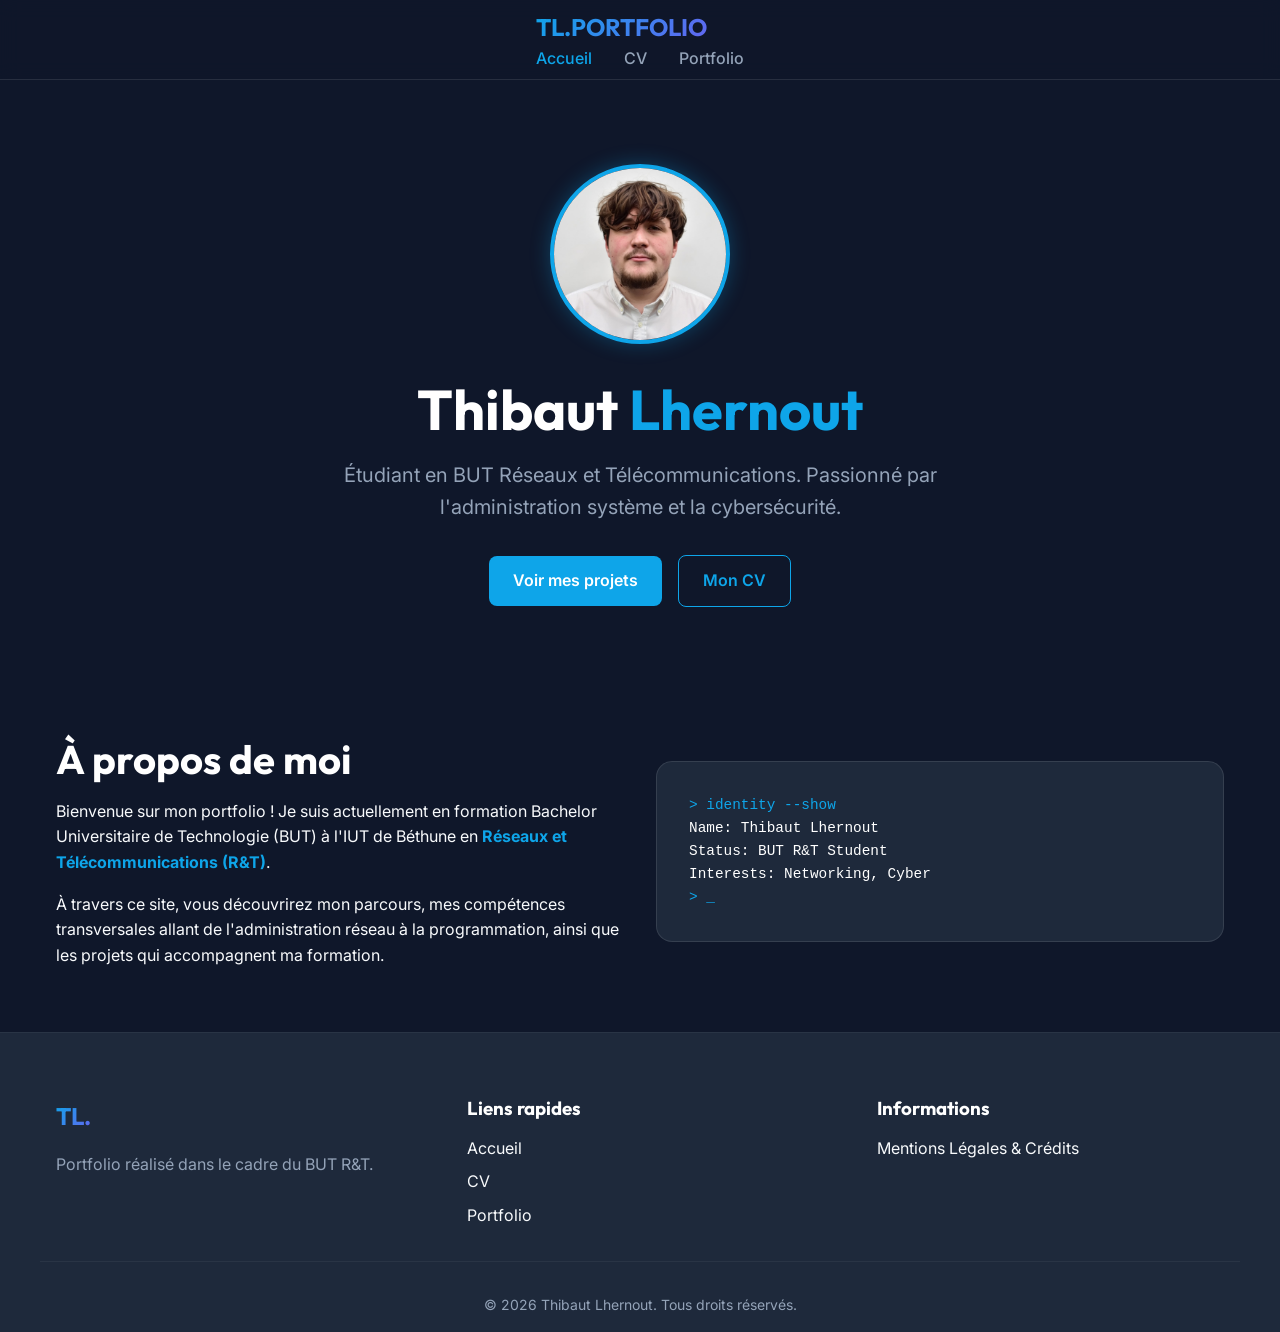
<file: index.html>
<!DOCTYPE html>
<html lang="fr">

<head>
    <meta charset="UTF-8">
    <meta name="viewport" content="width=device-width, initial-scale=1.0">
    <title>Accueil | Thibaut Lhernout - Portfolio R&T</title>
    <meta name="description"
        content="Portfolio professionnel de Thibaut Lhernout, étudiant en BUT Réseaux et Télécommunications.">
    <link rel="stylesheet" href="style.css">
</head>

<body>
    <header>
        <div class="container nav">
            <a href="index.html" class="logo">TL.PORTFOLIO</a>
            <div class="menu-toggle" id="mobile-menu">
                <span></span>
                <span></span>
                <span></span>
            </div>
            <ul class="nav-links" id="nav-links">
                <li><a href="index.html" class="active">Accueil</a></li>
                <li><a href="cv.html">CV</a></li>
                <li><a href="portfolio.html">Portfolio</a></li>
            </ul>
        </div>
    </header>

    <main class="animate-in">
        <section class="hero section">
            <div class="container" style="text-align: center; padding-top: 100px;">
                <img src="assets/me.jpg" alt="Thibaut Lhernout"
                    style="width: 180px; height: 180px; border-radius: 50%; object-fit: cover; margin: 0 auto 2rem; border: 4px solid var(--primary); box-shadow: 0 0 20px rgba(14, 165, 233, 0.3);">
                <h1 style="font-size: 3.5rem; margin-bottom: var(--space-sm);">Thibaut <span
                        style="color: var(--primary);">Lhernout</span></h1>
                <p
                    style="font-size: 1.25rem; color: var(--text-muted); max-width: 600px; margin: 0 auto var(--space-md);">
                    Étudiant en BUT Réseaux et Télécommunications. Passionné par l'administration système et la
                    cybersécurité.
                </p>
                <div class="flex" style="justify-content: center;">
                    <a href="portfolio.html" class="btn btn-primary">Voir mes projets</a>
                    <a href="cv.html" class="btn" style="border: 1px solid var(--primary); color: var(--primary);">Mon
                        CV</a>
                </div>
            </div>
        </section>

        <section class="about section">
            <div class="container grid"
                style="grid-template-columns: repeat(auto-fit, minmax(300px, 1fr)); align-items: center;">
                <div class="about-text">
                    <h2 style="font-size: 2.5rem; margin-bottom: var(--space-sm);">À propos de moi</h2>
                    <p style="margin-bottom: var(--space-sm);">
                        Bienvenue sur mon portfolio ! Je suis actuellement en formation Bachelor Universitaire de
                        Technologie (BUT) à l'IUT de Béthune en <strong style="color: var(--primary);">Réseaux et
                            Télécommunications
                            (R&T)</strong>.
                    </p>
                    <p>
                        À travers ce site, vous découvrirez mon parcours, mes compétences transversales allant de
                        l'administration réseau à la programmation, ainsi que les projets qui accompagnent ma formation.
                    </p>
                </div>
                <div class="about-visual"
                    style="background: var(--bg-card); padding: var(--space-md); border-radius: 1rem; border: 1px solid rgba(255, 255, 255, 0.1);">
                    <div style="font-family: monospace; color: var(--primary); font-size: 0.9rem;">
                        <p>> identity --show</p>
                        <p style="color: var(--white);">Name: Thibaut Lhernout</p>
                        <p style="color: var(--white);">Status: BUT R&T Student</p>
                        <p style="color: var(--white);">Interests: Networking, Cyber</p>
                        <p>> _</p>
                    </div>
                </div>
            </div>
        </section>
    </main>

    <footer>
        <div class="container footer-content">
            <div class="footer-brand">
                <a href="index.html" class="logo">TL.</a>
                <p style="color: var(--text-muted); margin-top: var(--space-sm);">Portfolio réalisé dans le cadre du BUT
                    R&T.</p>
            </div>
            <div class="footer-links">
                <h3 style="margin-bottom: var(--space-sm);">Liens rapides</h3>
                <ul style="display: flex; flex-direction: column; gap: 0.5rem;">
                    <li><a href="index.html">Accueil</a></li>
                    <li><a href="cv.html">CV</a></li>
                    <li><a href="portfolio.html">Portfolio</a></li>
                </ul>
            </div>
            <div class="footer-legal">
                <h3 style="margin-bottom: var(--space-sm);">Informations</h3>
                <ul style="display: flex; flex-direction: column; gap: 0.5rem;">
                    <li><a href="legal.html">Mentions Légales & Crédits</a></li>
                </ul>
            </div>
        </div>
        <div class="container footer-bottom">
            <p>&copy; 2026 Thibaut Lhernout. Tous droits réservés.</p>
        </div>
    </footer>

    <script>
        const menuToggle = document.getElementById('mobile-menu');
        const navLinks = document.getElementById('nav-links');

        menuToggle.addEventListener('click', () => {
            navLinks.classList.toggle('active');
            menuToggle.classList.toggle('is-active');
        });
    </script>
</body>

</html>
</file>
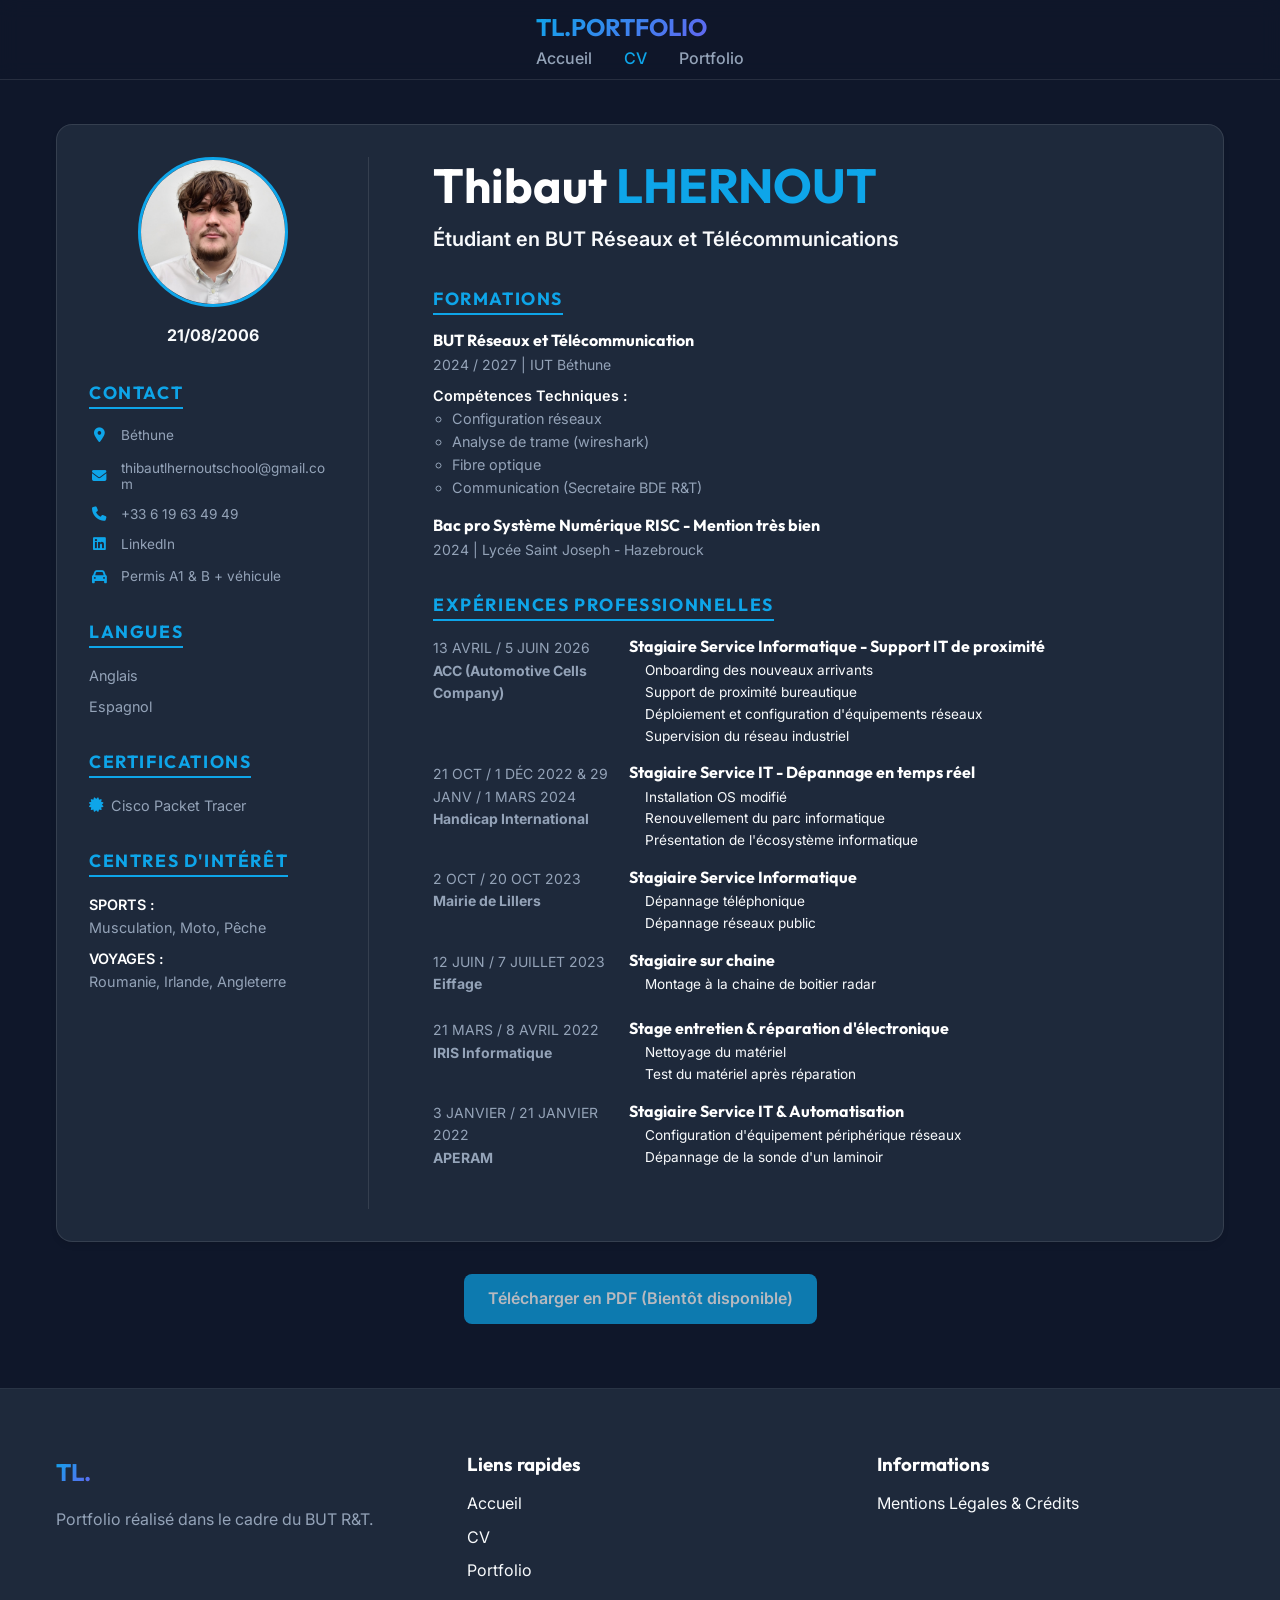
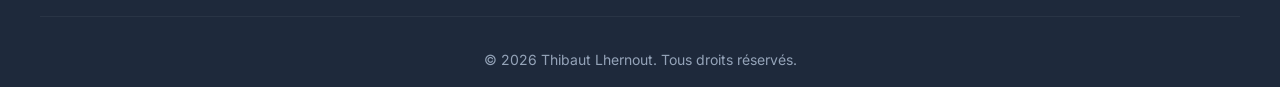
<file: cv.html>
<!DOCTYPE html>
<html lang="fr">

<head>
    <meta charset="UTF-8">
    <meta name="viewport" content="width=device-width, initial-scale=1.0">
    <title>CV | Thibaut Lhernout</title>
    <meta name="description" content="CV professionnel de Thibaut Lhernout, étudiant en BUT R&T.">
    <link rel="stylesheet" href="style.css">
    <link rel="stylesheet" href="https://cdnjs.cloudflare.com/ajax/libs/font-awesome/6.4.0/css/all.min.css">
</head>

<body>
    <header>
        <div class="container nav">
            <a href="index.html" class="logo">TL.PORTFOLIO</a>
            <div class="menu-toggle" id="mobile-menu">
                <span></span>
                <span></span>
                <span></span>
            </div>
            <ul class="nav-links" id="nav-links">
                <li><a href="index.html">Accueil</a></li>
                <li><a href="cv.html" class="active">CV</a></li>
                <li><a href="portfolio.html">Portfolio</a></li>
            </ul>
        </div>
    </header>

    <main class="section animate-in">
        <div class="container" style="padding-top: 60px;">
            <div class="cv-container">
                <div class="cv-grid">
                    <!-- Sidebar -->
                    <aside class="cv-sidebar">
                        <div class="cv-section" style="text-align: center;">
                            <img src="assets/me.jpg" alt="Thibaut Lhernout"
                                style="width: 150px; height: 150px; border-radius: 50%; object-fit: cover; margin: 0 auto 1rem; border: 3px solid var(--primary);">
                            <p style="font-weight: 700; margin-bottom: 0.25rem;">21/08/2006</p>
                        </div>
                        <div class="cv-section">
                            <h3>Contact</h3>
                            <ul class="cv-contact-list">
                                <li><i class="fas fa-map-marker-alt"></i> Béthune</li>
                                <li><i class="fas fa-envelope"></i> <a
                                        href="mailto:thibautlhernoutschool@gmail.com">thibautlhernoutschool@gmail.com</a>
                                </li>
                                <li><i class="fas fa-phone"></i> <a href="tel:+33619634949">+33 6 19 63 49 49</a></li>
                                <li><i class="fab fa-linkedin"></i> <a
                                        href="https://www.linkedin.com/in/thibaut-lhernout-79a425307"
                                        target="_blank">LinkedIn</a></li>
                                <li><i class="fas fa-car"></i> Permis A1 & B + véhicule</li>
                            </ul>
                        </div>
                        <div class="cv-section">
                            <h3>Langues</h3>
                            <ul style="font-size: 0.9rem; color: var(--text-muted);">
                                <li style="margin-bottom: 0.5rem;">Anglais</li>
                                <li style="margin-bottom: 0.5rem;">Espagnol</li>
                            </ul>
                        </div>
                        <div class="cv-section">
                            <h3>Certifications</h3>
                            <ul style="font-size: 0.9rem; color: var(--text-muted); list-style: none; padding-left: 0;">
                                <li style="margin-bottom: 0.5rem; display: flex; align-items: center; gap: 0.5rem;">
                                    <i class="fas fa-certificate" style="color: var(--primary);"></i>
                                    <span>Cisco Packet Tracer</span>
                                </li>
                            </ul>
                        </div>
                        <div class="cv-section">
                            <h3>Centres d'intérêt</h3>
                            <div style="font-size: 0.9rem; color: var(--text-muted);">
                                <p style="font-weight: 600; color: var(--white);">SPORTS :</p>
                                <p style="margin-bottom: 0.5rem;">Musculation, Moto, Pêche</p>
                                <p style="font-weight: 600; color: var(--white);">VOYAGES :</p>
                                <p>Roumanie, Irlande, Angleterre</p>
                            </div>
                        </div>
                    </aside>

                    <!-- Main Content -->
                    <div class="cv-main">
                        <div class="cv-section">
                            <h2 style="margin-bottom: 0.5rem; font-size: 3rem;">Thibaut <span
                                    style="color: var(--primary);">LHERNOUT</span></h2>
                            <p style="font-size: 1.25rem; font-weight: 600; margin-bottom: 1rem;">
                                Étudiant en BUT Réseaux et Télécommunications
                            </p>
                        </div>

                        <div class="cv-section">
                            <h3>Formations</h3>
                            <div class="cv-item">
                                <h4>BUT Réseaux et Télécommunication</h4>
                                <span class="date">2024 / 2027 | IUT Béthune</span>
                                <div style="font-size: 0.9rem; color: var(--text-muted); margin-top: 0.5rem;">
                                    <p style="font-weight: 600; color: var(--white);">Compétences Techniques :</p>
                                    <ul style="margin-left: 1.2rem; list-style-type: circle;">
                                        <li>Configuration réseaux</li>
                                        <li>Analyse de trame (wireshark)</li>
                                        <li>Fibre optique</li>
                                        <li>Communication (Secretaire BDE R&T)</li>
                                    </ul>
                                </div>
                            </div>
                            <div class="cv-item" style="margin-top: 1rem;">
                                <h4>Bac pro Système Numérique RISC - Mention très bien</h4>
                                <span class="date">2024 | Lycée Saint Joseph - Hazebrouck</span>
                            </div>
                        </div>

                        <div class="cv-section">
                            <h3>Expériences Professionnelles</h3>
                            <div class="cv-item" style="display: grid; grid-template-columns: 180px 1fr; gap: 1rem;">
                                <span class="date">13 AVRIL / 5 JUIN 2026<br><strong>ACC (Automotive Cells
                                        Company)</strong></span>
                                <div>
                                    <h4>Stagiaire Service Informatique - Support IT de proximité</h4>
                                    <ul style="font-size: 0.85rem; padding-left: 1rem;">
                                        <li>Onboarding des nouveaux arrivants</li>
                                        <li>Support de proximité bureautique</li>
                                        <li>Déploiement et configuration d'équipements réseaux</li>
                                        <li>Supervision du réseau industriel</li>
                                    </ul>
                                </div>
                            </div>
                            <div class="cv-item"
                                style="display: grid; grid-template-columns: 180px 1fr; gap: 1rem; margin-top: 1rem;">
                                <span class="date">21 OCT / 1 DÉC 2022 & 29 JANV / 1 MARS 2024<br><strong>Handicap
                                        International</strong></span>
                                <div>
                                    <h4>Stagiaire Service IT - Dépannage en temps réel</h4>
                                    <ul style="font-size: 0.85rem; padding-left: 1rem;">
                                        <li>Installation OS modifié</li>
                                        <li>Renouvellement du parc informatique</li>
                                        <li>Présentation de l'écosystème informatique</li>
                                    </ul>
                                </div>
                            </div>
                            <div class="cv-item"
                                style="display: grid; grid-template-columns: 180px 1fr; gap: 1rem; margin-top: 1rem;">
                                <span class="date">2 OCT / 20 OCT 2023<br><strong>Mairie de Lillers</strong></span>
                                <div>
                                    <h4>Stagiaire Service Informatique</h4>
                                    <ul style="font-size: 0.85rem; padding-left: 1rem;">
                                        <li>Dépannage téléphonique</li>
                                        <li>Dépannage réseaux public</li>
                                    </ul>
                                </div>
                            </div>
                            <div class="cv-item"
                                style="display: grid; grid-template-columns: 180px 1fr; gap: 1rem; margin-top: 1rem;">
                                <span class="date">12 JUIN / 7 JUILLET 2023<br><strong>Eiffage</strong></span>
                                <div>
                                    <h4>Stagiaire sur chaine</h4>
                                    <ul style="font-size: 0.85rem; padding-left: 1rem;">
                                        <li>Montage à la chaine de boitier radar</li>
                                    </ul>
                                </div>
                            </div>
                            <div class="cv-item"
                                style="display: grid; grid-template-columns: 180px 1fr; gap: 1rem; margin-top: 1rem;">
                                <span class="date">21 MARS / 8 AVRIL 2022<br><strong>IRIS Informatique</strong></span>
                                <div>
                                    <h4>Stage entretien & réparation d'électronique</h4>
                                    <ul style="font-size: 0.85rem; padding-left: 1rem;">
                                        <li>Nettoyage du matériel</li>
                                        <li>Test du matériel après réparation</li>
                                    </ul>
                                </div>
                            </div>
                            <div class="cv-item"
                                style="display: grid; grid-template-columns: 180px 1fr; gap: 1rem; margin-top: 1rem;">
                                <span class="date">3 JANVIER / 21 JANVIER 2022<br><strong>APERAM</strong></span>
                                <div>
                                    <h4>Stagiaire Service IT & Automatisation</h4>
                                    <ul style="font-size: 0.85rem; padding-left: 1rem;">
                                        <li>Configuration d'équipement périphérique réseaux</li>
                                        <li>Dépannage de la sonde d'un laminoir</li>
                                    </ul>
                                </div>
                            </div>
                        </div>
                    </div>
                </div>
            </div>
            <div style="margin-top: var(--space-md); text-align: center;">
                <a href="#" class="btn btn-primary" style="opacity: 0.7; cursor: not-allowed;">Télécharger en PDF
                    (Bientôt disponible)</a>
            </div>
        </div>
    </main>

    <footer>
        <div class="container footer-content">
            <div class="footer-brand">
                <a href="index.html" class="logo">TL.</a>
                <p style="color: var(--text-muted); margin-top: var(--space-sm);">Portfolio réalisé dans le cadre du BUT
                    R&T.</p>
            </div>
            <div class="footer-links">
                <h3 style="margin-bottom: var(--space-sm);">Liens rapides</h3>
                <ul style="display: flex; flex-direction: column; gap: 0.5rem;">
                    <li><a href="index.html">Accueil</a></li>
                    <li><a href="cv.html">CV</a></li>
                    <li><a href="portfolio.html">Portfolio</a></li>
                </ul>
            </div>
            <div class="footer-legal">
                <h3 style="margin-bottom: var(--space-sm);">Informations</h3>
                <ul style="display: flex; flex-direction: column; gap: 0.5rem;">
                    <li><a href="legal.html">Mentions Légales & Crédits</a></li>
                </ul>
            </div>
        </div>
        <div class="container footer-bottom">
            <p>&copy; 2026 Thibaut Lhernout. Tous droits réservés.</p>
        </div>
    </footer>

    <script>
        const menuToggle = document.getElementById('mobile-menu');
        const navLinks = document.getElementById('nav-links');

        menuToggle.addEventListener('click', () => {
            navLinks.classList.toggle('active');
            menuToggle.classList.toggle('is-active');
        });
    </script>
</body>

</html>
</file>
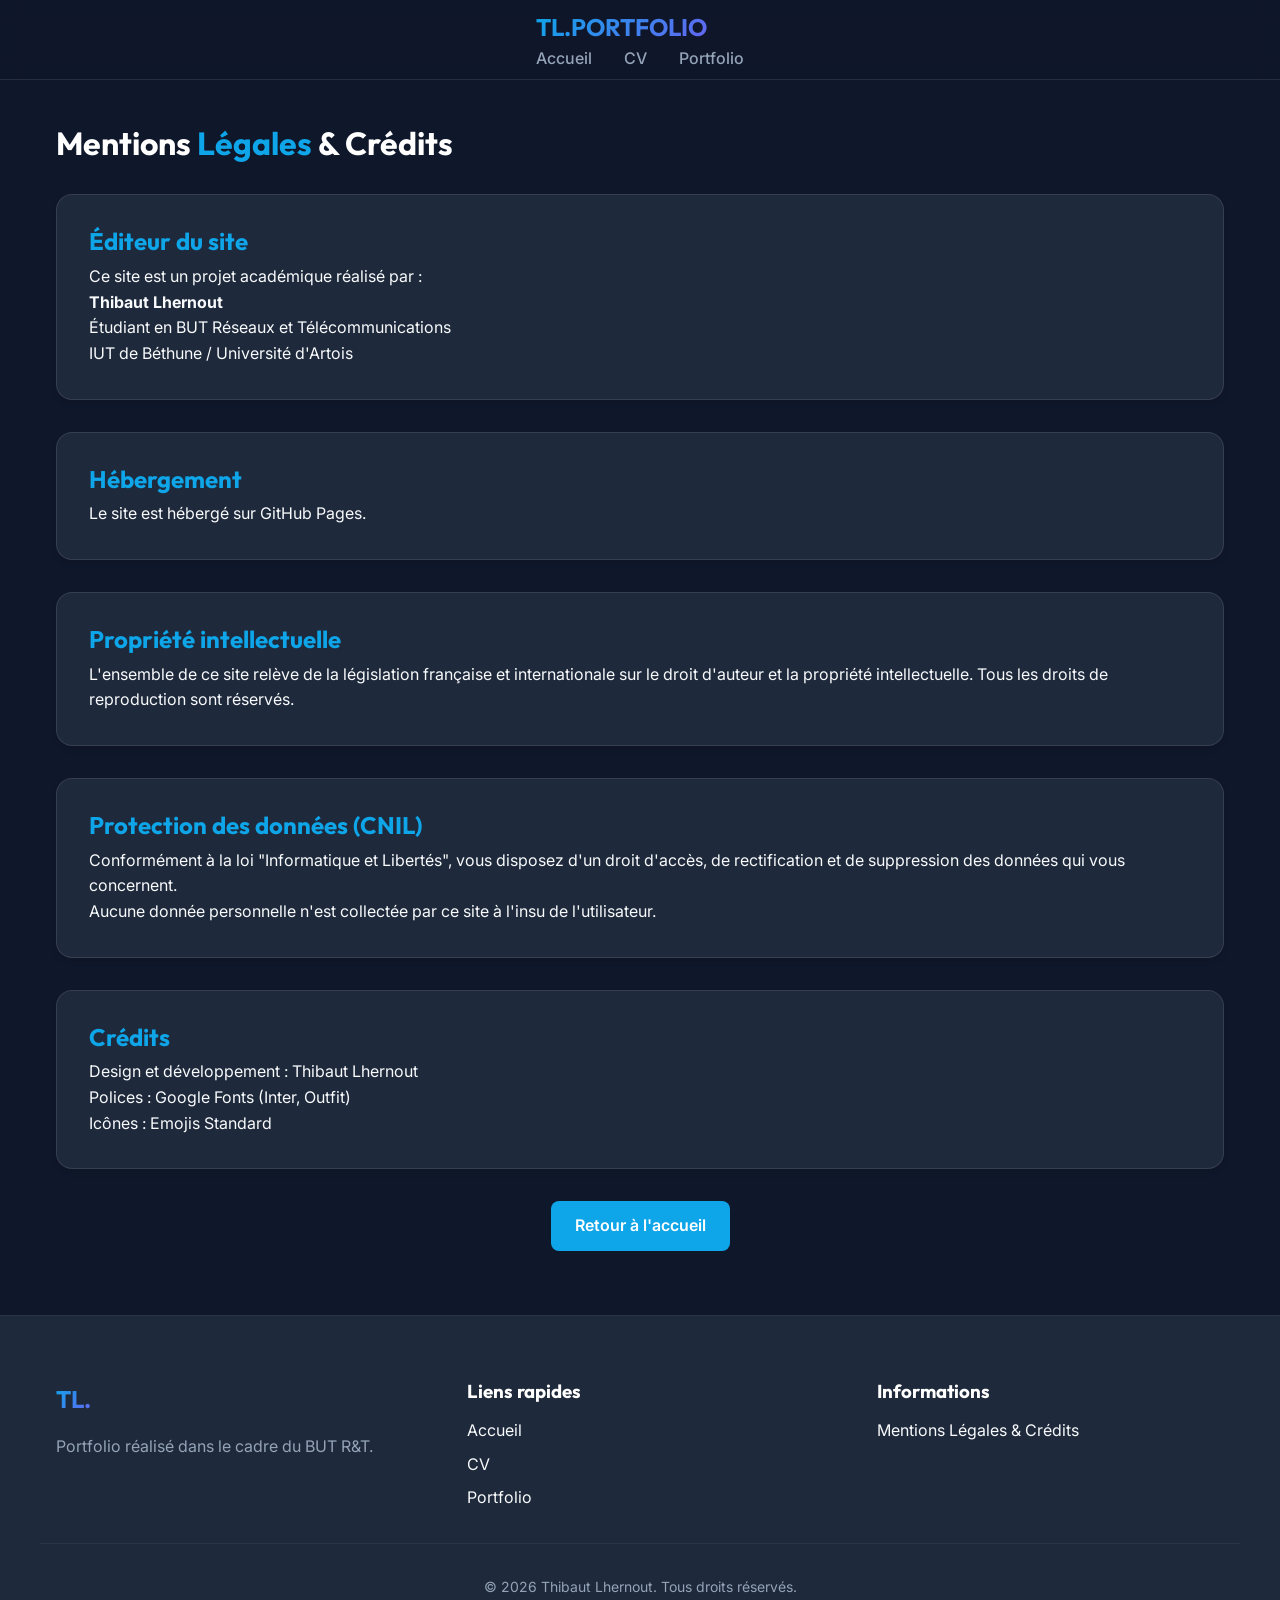
<file: legal.html>
<!DOCTYPE html>
<html lang="fr">

<head>
    <meta charset="UTF-8">
    <meta name="viewport" content="width=device-width, initial-scale=1.0">
    <title>Mentions Légales | Thibaut Lhernout</title>
    <meta name="description" content="Informations légales et crédits du portfolio.">
    <link rel="stylesheet" href="style.css">
</head>

<body>
    <header>
        <div class="container nav">
            <a href="index.html" class="logo">TL.PORTFOLIO</a>
            <div class="menu-toggle" id="mobile-menu">
                <span></span>
                <span></span>
                <span></span>
            </div>
            <ul class="nav-links" id="nav-links">
                <li><a href="index.html">Accueil</a></li>
                <li><a href="cv.html">CV</a></li>
                <li><a href="portfolio.html">Portfolio</a></li>
            </ul>
        </div>
    </header>

    <main class="section animate-in">
        <div class="container" style="padding-top: 60px;">
            <h1 style="margin-bottom: var(--space-md);">Mentions <span style="color: var(--primary);">Légales</span> &
                Crédits</h1>

            <div class="grid" style="gap: var(--space-md);">
                <section class="cv-container">
                    <h2 style="color: var(--primary); margin-bottom: 0.5rem;">Éditeur du site</h2>
                    <p>Ce site est un projet académique réalisé par :</p>
                    <p><strong>Thibaut Lhernout</strong></p>
                    <p>Étudiant en BUT Réseaux et Télécommunications</p>
                    <p>IUT de Béthune / Université d'Artois</p>
                </section>

                <section class="cv-container">
                    <h2 style="color: var(--primary); margin-bottom: 0.5rem;">Hébergement</h2>
                    <p>Le site est hébergé sur GitHub Pages.</p>
                </section>

                <section class="cv-container">
                    <h2 style="color: var(--primary); margin-bottom: 0.5rem;">Propriété intellectuelle</h2>
                    <p>L'ensemble de ce site relève de la législation française et internationale sur le droit d'auteur
                        et la propriété intellectuelle. Tous les droits de reproduction sont réservés.</p>
                </section>

                <section class="cv-container">
                    <h2 style="color: var(--primary); margin-bottom: 0.5rem;">Protection des données (CNIL)</h2>
                    <p>Conformément à la loi "Informatique et Libertés", vous disposez d'un droit d'accès, de
                        rectification et de suppression des données qui vous concernent.</p>
                    <p>Aucune donnée personnelle n'est collectée par ce site à l'insu de l'utilisateur.</p>
                </section>

                <section class="cv-container">
                    <h2 style="color: var(--primary); margin-bottom: 0.5rem;">Crédits</h2>
                    <p>Design et développement : Thibaut Lhernout</p>
                    <p>Polices : Google Fonts (Inter, Outfit)</p>
                    <p>Icônes : Emojis Standard</p>
                </section>
            </div>

            <div style="margin-top: var(--space-md); text-align: center;">
                <a href="index.html" class="btn btn-primary">Retour à l'accueil</a>
            </div>
        </div>
    </main>

    <footer>
        <div class="container footer-content">
            <div class="footer-brand">
                <a href="index.html" class="logo">TL.</a>
                <p style="color: var(--text-muted); margin-top: var(--space-sm);">Portfolio réalisé dans le cadre du BUT
                    R&T.</p>
            </div>
            <div class="footer-links">
                <h3 style="margin-bottom: var(--space-sm);">Liens rapides</h3>
                <ul style="display: flex; flex-direction: column; gap: 0.5rem;">
                    <li><a href="index.html">Accueil</a></li>
                    <li><a href="cv.html">CV</a></li>
                    <li><a href="portfolio.html">Portfolio</a></li>
                </ul>
            </div>
            <div class="footer-legal">
                <h3 style="margin-bottom: var(--space-sm);">Informations</h3>
                <ul style="display: flex; flex-direction: column; gap: 0.5rem;">
                    <li><a href="legal.html">Mentions Légales & Crédits</a></li>
                </ul>
            </div>
        </div>
        <div class="container footer-bottom">
            <p>&copy; 2026 Thibaut Lhernout. Tous droits réservés.</p>
        </div>
    </footer>

    <script>
        const menuToggle = document.getElementById('mobile-menu');
        const navLinks = document.getElementById('nav-links');

        menuToggle.addEventListener('click', () => {
            navLinks.classList.toggle('active');
            menuToggle.classList.toggle('is-active');
        });
    </script>
</body>

</html>
</file>
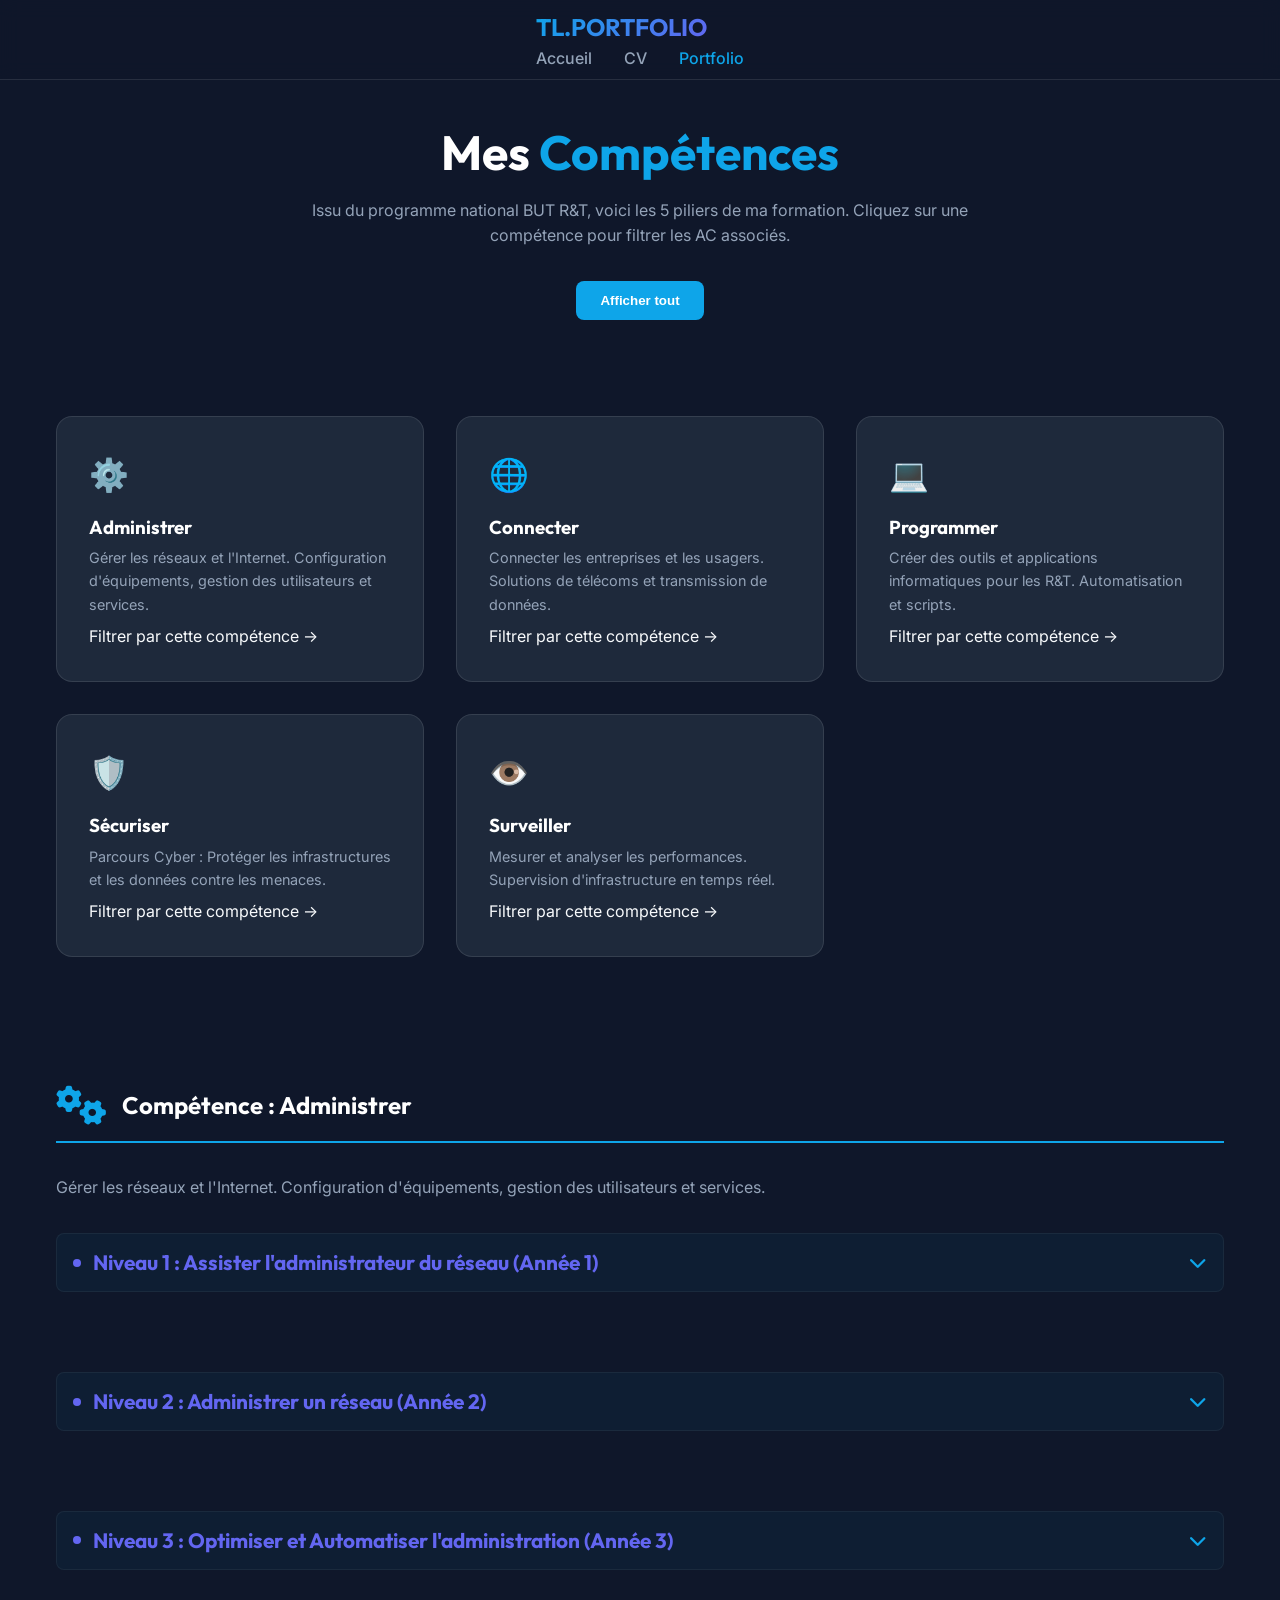
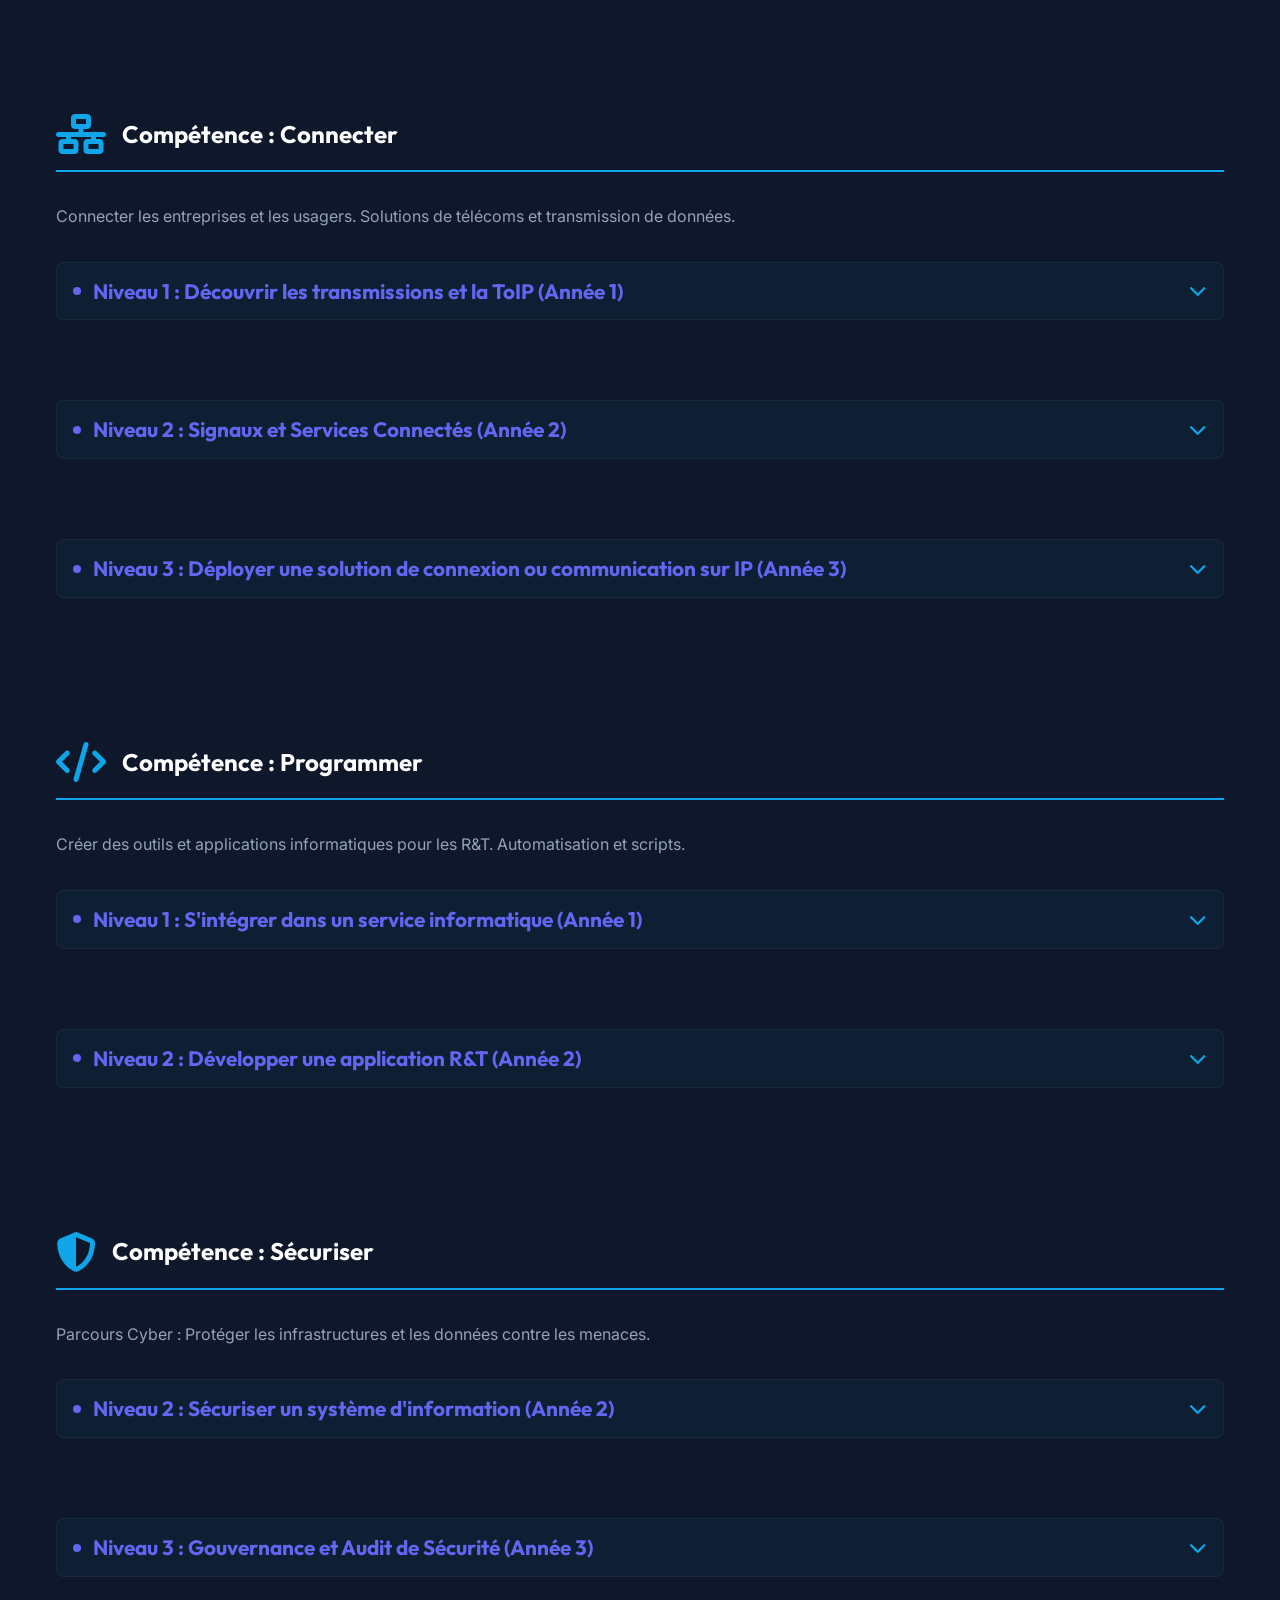
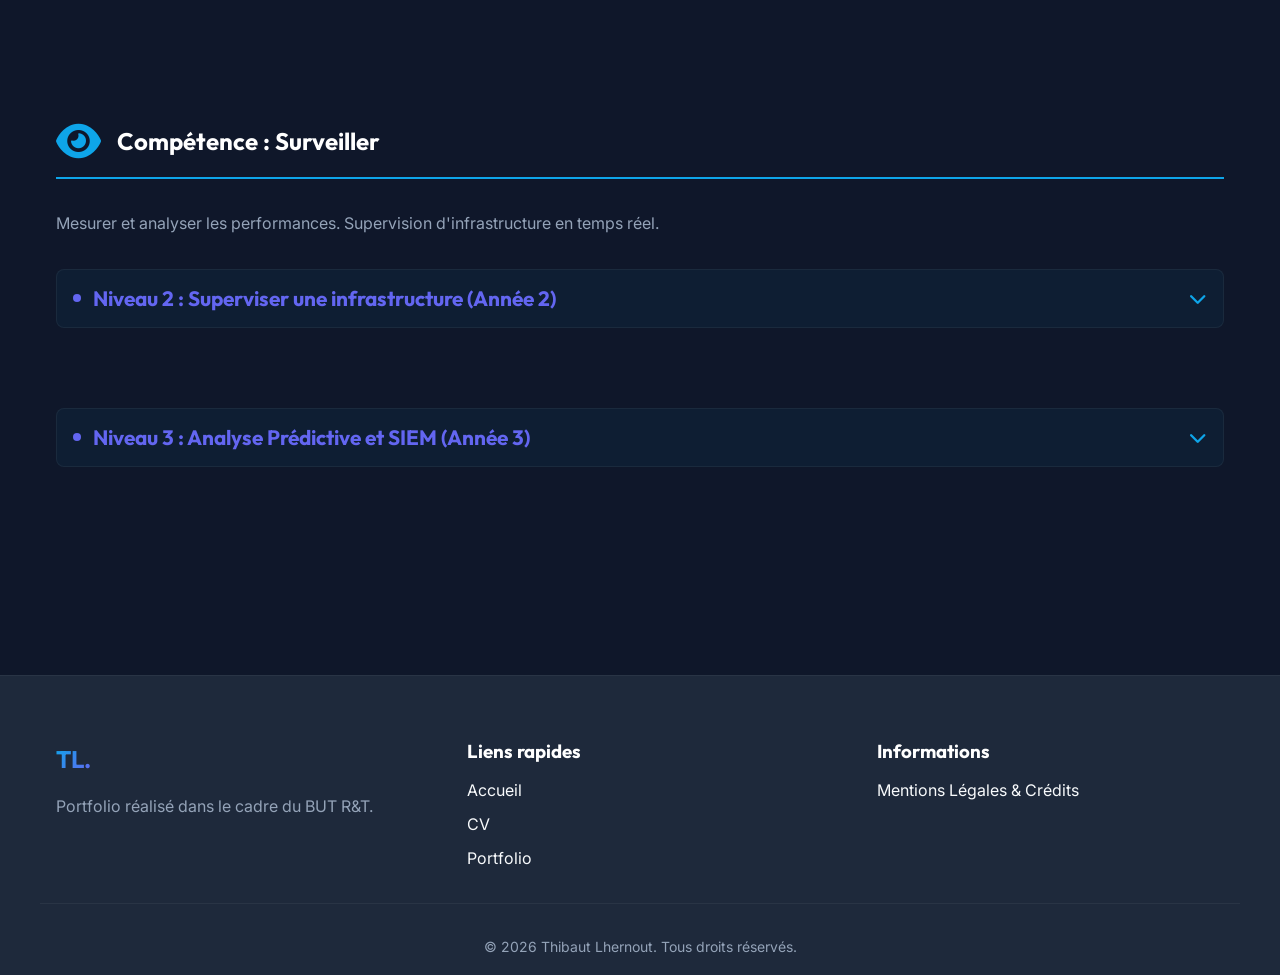
<file: portfolio.html>
<!DOCTYPE html>
<html lang="fr">

<head>
    <meta charset="UTF-8">
    <meta name="viewport" content="width=device-width, initial-scale=1.0">
    <title>Portfolio | Thibaut Lhernout</title>
    <meta name="description" content="Compétences et projets R&T de Thibaut Lhernout.">
    <link rel="stylesheet" href="style.css">
    <link rel="stylesheet" href="https://cdnjs.cloudflare.com/ajax/libs/font-awesome/6.4.0/css/all.min.css">
</head>

<body>
    <header>
        <div class="container nav">
            <a href="index.html" class="logo">TL.PORTFOLIO</a>
            <div class="menu-toggle" id="mobile-menu">
                <span></span>
                <span></span>
                <span></span>
            </div>
            <ul class="nav-links" id="nav-links">
                <li><a href="index.html">Accueil</a></li>
                <li><a href="cv.html">CV</a></li>
                <li><a href="portfolio.html" class="active">Portfolio</a></li>
            </ul>
        </div>
    </header>

    <main class="section animate-in">
        <div class="container" style="padding-top: 60px;">
            <div style="text-align: center; margin-bottom: var(--space-lg);">
                <h1 style="font-size: 3rem; margin-bottom: var(--space-sm);">Mes <span
                        style="color: var(--primary);">Compétences</span></h1>
                <p style="color: var(--text-muted); max-width: 700px; margin: 0 auto; margin-bottom: 2rem;">
                    Issu du programme national BUT R&T, voici les 5 piliers de ma formation. Cliquez sur une compétence
                    pour filtrer les AC associés.
                </p>
                <button class="btn btn-primary" id="filter-all" style="margin-bottom: 2rem;">Afficher tout</button>
            </div>

            <div class="competence-grid">
                <!-- Administrer -->
                <div class="competence-card filter-btn" data-filter="admin">
                    <div class="competence-icon">⚙️</div>
                    <h3>Administrer</h3>
                    <p style="font-size: 0.9rem; color: var(--text-muted); margin: 0.5rem 0;">
                        Gérer les réseaux et l'Internet. Configuration d'équipements, gestion des utilisateurs et
                        services.
                    </p>
                    <span class="project-link">Filtrer par cette compétence →</span>
                </div>

                <!-- Connecter -->
                <div class="competence-card filter-btn" data-filter="connect">
                    <div class="competence-icon">🌐</div>
                    <h3>Connecter</h3>
                    <p style="font-size: 0.9rem; color: var(--text-muted); margin: 0.5rem 0;">
                        Connecter les entreprises et les usagers. Solutions de télécoms et transmission de données.
                    </p>
                    <span class="project-link">Filtrer par cette compétence →</span>
                </div>

                <!-- Programmer -->
                <div class="competence-card filter-btn" data-filter="prog">
                    <div class="competence-icon">💻</div>
                    <h3>Programmer</h3>
                    <p style="font-size: 0.9rem; color: var(--text-muted); margin: 0.5rem 0;">
                        Créer des outils et applications informatiques pour les R&T. Automatisation et scripts.
                    </p>
                    <span class="project-link">Filtrer par cette compétence →</span>
                </div>

                <!-- Sécuriser -->
                <div class="competence-card filter-btn" data-filter="secu">
                    <div class="competence-icon">🛡️</div>
                    <h3>Sécuriser</h3>
                    <p style="font-size: 0.9rem; color: var(--text-muted); margin: 0.5rem 0;">
                        Parcours Cyber : Protéger les infrastructures et les données contre les menaces.
                    </p>
                    <span class="project-link">Filtrer par cette compétence →</span>
                </div>

                <!-- Surveiller -->
                <div class="competence-card filter-btn" data-filter="surv">
                    <div class="competence-icon">👁️</div>
                    <h3>Surveiller</h3>
                    <p style="font-size: 0.9rem; color: var(--text-muted); margin: 0.5rem 0;">
                        Mesurer et analyser les performances. Supervision d'infrastructure en temps réel.
                    </p>
                    <span class="project-link">Filtrer par cette compétence →</span>
                </div>
            </div>

            <div id="competences-content" style="margin-top: var(--space-xl);">
                <!-- Administrer -->
                <section id="admin-section" class="competence-section">
                    <div class="competence-header">
                        <i class="fas fa-gears"></i>
                        <h2>Compétence : Administrer</h2>
                    </div>
                    <p style="color: var(--text-muted); margin-bottom: var(--space-md);">Gérer les réseaux et
                        l'Internet. Configuration d'équipements, gestion des utilisateurs et services.</p>

                    <div class="niveau-group">
                        <h3 class="niveau-title"><span>Niveau 1 : Assister l'administrateur du réseau (Année 1)</span>
                            <i class="fas fa-chevron-down"></i>
                        </h3>
                        <div class="ac-grid">
                            <!-- AC 1.01 -->
                            <div class="ac-card">
                                <div class="ac-card-header">
                                    <span class="ac-label">AC 1.01</span>
                                </div>
                                <h4>Maîtriser les lois fondamentales de l'électricité...</h4>
                                <div class="ac-evidence">
                                    <button class="ac-toggle">
                                        Comment j'ai développé cet AC <i class="fas fa-chevron-down"></i>
                                    </button>
                                    <div class="reflective-content">
                                        <div class="reflexion-grid">
                                            <div class="reflexion-item">
                                                <strong><i class="fas fa-bullseye"></i> Ce que j’ai fait</strong>
                                                <p>Analyse des risques et création d'un support de sensibilisation RSSI
                                                    (SAE 1.01).</p>
                                            </div>
                                            <div class="reflexion-item">
                                                <strong><i class="fas fa-lightbulb"></i> Pourquoi je l’ai fait</strong>
                                                <p>Réduire les risques cyber liés au facteur humain en entreprise.</p>
                                            </div>
                                            <div class="reflexion-item">
                                                <strong><i class="fas fa-screwdriver-wrench"></i> Comment je l’ai
                                                    fait</strong>
                                                <p>Recherche documentaire (ANSSI) et synthèse vulgarisée.</p>
                                            </div>
                                            <div class="reflexion-item">
                                                <strong><i class="fas fa-triangle-exclamation"></i> Mes
                                                    difficultés</strong>
                                                <p>Synthétiser des concepts techniques pour un public non-initié.</p>
                                            </div>
                                            <div class="reflexion-item">
                                                <strong><i class="fas fa-graduation-cap"></i> Ce que j’en ai
                                                    appris</strong>
                                                <p>Structure d'une politique de sécurité et bases de l'hygiène
                                                    informatique.</p>
                                            </div>
                                            <div class="reflexion-item">
                                                <strong><i class="fas fa-rotate-right"></i> Ce que je ferais
                                                    autrement</strong>
                                                <p>Ajouter plus de supports visuels (infographies) pour plus d'impact.
                                                </p>
                                            </div>
                                        </div>
                                    </div>
                                </div>
                            </div>
                            <!-- AC 1.02 -->
                            <div class="ac-card">
                                <div class="ac-card-header">
                                    <span class="ac-label">AC 1.02</span>
                                </div>
                                <h4>Comprendre l'architecture et les fondements des systèmes numériques...</h4>
                                <div class="ac-evidence">
                                    <button class="ac-toggle">
                                        Comment j'ai développé cet AC <i class="fas fa-chevron-down"></i>
                                    </button>
                                    <div class="reflective-content">
                                        <div class="reflexion-grid">
                                            <div class="reflexion-item">
                                                <strong><i class="fas fa-bullseye"></i> Ce que j’ai fait</strong>
                                                <p>Planification via Gantt et déploiement d'une infrastructure réseau
                                                    simulée puis réelle sur VM (SAE 1.02).</p>
                                            </div>
                                            <div class="reflexion-item">
                                                <strong><i class="fas fa-lightbulb"></i> Pourquoi je l’ai fait</strong>
                                                <p>Pour comprendre les fondamentaux du routage, de la commutation et des
                                                    services essentiels.</p>
                                            </div>
                                            <div class="reflexion-item">
                                                <strong><i class="fas fa-screwdriver-wrench"></i> Comment je l’ai
                                                    fait</strong>
                                                <p>Utilisation de Packet Tracer, Draw.io, et VMware (machines
                                                    Linux/Windows).</p>
                                            </div>
                                            <div class="reflexion-item">
                                                <strong><i class="fas fa-triangle-exclamation"></i> Mes
                                                    difficultés</strong>
                                                <p>Synchronisation des tâches dans le diagramme de Gantt lors des
                                                    imprévus techniques.</p>
                                            </div>
                                            <div class="reflexion-item">
                                                <strong><i class="fas fa-graduation-cap"></i> Ce que j’en ai
                                                    appris</strong>
                                                <p>Importance de la rigueur dans la documentation et la gestion de
                                                    projet.</p>
                                            </div>
                                            <div class="reflexion-item">
                                                <strong><i class="fas fa-rotate-right"></i> Ce que je ferais
                                                    autrement</strong>
                                                <p>Mieux anticiper les temps de configuration des services réseau.</p>
                                            </div>
                                        </div>
                                    </div>
                                </div>
                            </div>
                            <!-- AC 1.03 -->
                            <div class="ac-card">
                                <div class="ac-card-header">
                                    <span class="ac-label">AC 1.03</span>
                                </div>
                                <h4>Configurer les équipements et les services réseaux</h4>
                                <div class="ac-evidence">
                                    <button class="ac-toggle">
                                        Comment j'ai développé cet AC <i class="fas fa-chevron-down"></i>
                                    </button>
                                    <div class="reflective-content">
                                        <div class="reflexion-grid">
                                            <div class="reflexion-item">
                                                <strong><i class="fas fa-bullseye"></i> Ce que j’ai fait</strong>
                                                <p>Configuration de VLANs, routage inter-VLAN, ACL et NAT sur matériel
                                                    Cisco (SAE 2.01).</p>
                                            </div>
                                            <div class="reflexion-item">
                                                <strong><i class="fas fa-lightbulb"></i> Pourquoi je l’ai fait</strong>
                                                <p>Assurer la segmentation et la sécurité d'un réseau PME complexe.</p>
                                            </div>
                                            <div class="reflexion-item">
                                                <strong><i class="fas fa-screwdriver-wrench"></i> Comment je l’ai
                                                    fait</strong>
                                                <p>Utilisation de GNS3, matrices RACI et CLI Cisco pour le déploiement.
                                                </p>
                                            </div>
                                            <div class="reflexion-item">
                                                <strong><i class="fas fa-triangle-exclamation"></i> Mes
                                                    difficultés</strong>
                                                <p>Configuration du NAT/PAT sans perturber la téléphonie IP de la
                                                    structure.</p>
                                            </div>
                                            <div class="reflexion-item">
                                                <strong><i class="fas fa-graduation-cap"></i> Ce que j’en ai
                                                    appris</strong>
                                                <p>Design réseau PME hiérarchisé et automatisation de sauvegarde des
                                                    configurations.</p>
                                            </div>
                                            <div class="reflexion-item">
                                                <strong><i class="fas fa-rotate-right"></i> Ce que je ferais
                                                    autrement</strong>
                                                <p>Intégrer une pipeline CI/CD (Ansible) pour tester les configurations
                                                    avant déploiement.</p>
                                            </div>
                                        </div>
                                    </div>
                                </div>
                            </div>
                            <!-- AC 1.04 -->
                            <div class="ac-card">
                                <div class="ac-card-header">
                                    <span class="ac-label">AC 1.04</span>
                                </div>
                                <h4>Utiliser des outils de supervision et d'administration</h4>
                                <div class="ac-evidence">
                                    <button class="ac-toggle">
                                        Comment j'ai développé cet AC <i class="fas fa-chevron-down"></i>
                                    </button>
                                    <div class="reflective-content">
                                        <div class="reflexion-grid">
                                            <div class="reflexion-item">
                                                <strong><i class="fas fa-bullseye"></i> Ce que j’ai fait</strong>
                                                <p>Mise en place d'une infrastructure avec services DHCP, DNS et Web
                                                    (SAE 1.02).</p>
                                            </div>
                                            <div class="reflexion-item">
                                                <strong><i class="fas fa-lightbulb"></i> Pourquoi je l’ai fait</strong>
                                                <p>Gérer les accès utilisateurs et monitorer la disponibilité des
                                                    services critiques.</p>
                                            </div>
                                            <div class="reflexion-item">
                                                <strong><i class="fas fa-screwdriver-wrench"></i> Comment je l’ai
                                                    fait</strong>
                                                <p>Analyse de trafic via Wireshark et configuration de serveurs sur VM
                                                    Windows/Linux.</p>
                                            </div>
                                            <div class="reflexion-item">
                                                <strong><i class="fas fa-triangle-exclamation"></i> Mes
                                                    difficultés</strong>
                                                <p>Identification fine des protocoles via l'analyse de captures de
                                                    trames complexes.</p>
                                            </div>
                                            <div class="reflexion-item">
                                                <strong><i class="fas fa-graduation-cap"></i> Ce que j’en ai
                                                    appris</strong>
                                                <p>Interdépendance des services d'infrastructure et importance de la
                                                    journalisation.</p>
                                            </div>
                                            <div class="reflexion-item">
                                                <strong><i class="fas fa-rotate-right"></i> Ce que je ferais
                                                    autrement</strong>
                                                <p>Mettre en place une supervision SNMP centralisée (Zabbix) pour plus
                                                    de visibilité.</p>
                                            </div>
                                        </div>
                                    </div>
                                </div>
                            </div>
                            <!-- AC 1.05 -->
                            <div class="ac-card">
                                <div class="ac-card-header">
                                    <span class="ac-label">AC 1.05</span>
                                </div>
                                <h4>Identifier les dysfonctionnements du réseau local</h4>
                                <div class="ac-evidence">
                                    <button class="ac-toggle">
                                        Comment j'ai développé cet AC <i class="fas fa-chevron-down"></i>
                                    </button>
                                    <div class="reflective-content">
                                        <div class="reflexion-grid">
                                            <div class="reflexion-item">
                                                <strong><i class="fas fa-bullseye"></i> Ce que j’ai fait</strong>
                                                <p>Diagnostic et résolution de boucles Spanning-Tree et problèmes
                                                    d'inter-VLAN (SAE 2.01).</p>
                                            </div>
                                            <div class="reflexion-item">
                                                <strong><i class="fas fa-lightbulb"></i> Pourquoi je l’ai fait</strong>
                                                <p>Assurer la haute disponibilité du réseau et la fluidité des
                                                    communications internes.</p>
                                            </div>
                                            <div class="reflexion-item">
                                                <strong><i class="fas fa-screwdriver-wrench"></i> Comment je l’ai
                                                    fait</strong>
                                                <p>Tests unitaires par segment et isolation des pannes via le CLI Cisco.
                                                </p>
                                            </div>
                                            <div class="reflexion-item">
                                                <strong><i class="fas fa-triangle-exclamation"></i> Mes
                                                    difficultés</strong>
                                                <p>Déterminer l'origine d'un blocage entre une ACL et un problème de
                                                    routage NAT.</p>
                                            </div>
                                            <div class="reflexion-item">
                                                <strong><i class="fas fa-graduation-cap"></i> Ce que j’en ai
                                                    appris</strong>
                                                <p>Méthodologie de dépannage itérative basée sur le modèle OSI.</p>
                                            </div>
                                            <div class="reflexion-item">
                                                <strong><i class="fas fa-rotate-right"></i> Ce que je ferais
                                                    autrement</strong>
                                                <p>Documenter chaque incident dans un Wiki partagé pour capitaliser sur
                                                    les solutions.</p>
                                            </div>
                                        </div>
                                    </div>
                                </div>
                            </div>
                            <!-- AC 1.06 -->
                            <div class="ac-card">
                                <div class="ac-card-header">
                                    <span class="ac-label">AC 1.06</span>
                                </div>
                                <h4>Installer un poste client et expliquer la procédure</h4>
                                <div class="ac-evidence">
                                    <button class="ac-toggle">
                                        Comment j'ai développé cet AC <i class="fas fa-chevron-down"></i>
                                    </button>
                                    <div class="reflective-content">
                                        <div class="reflexion-grid">
                                            <div class="reflexion-item">
                                                <strong><i class="fas fa-bullseye"></i> Ce que j’ai fait</strong>
                                                <p>Installation et jonction au domaine de postes clients Windows/Linux
                                                    (SAE 1.02).</p>
                                            </div>
                                            <div class="reflexion-item">
                                                <strong><i class="fas fa-lightbulb"></i> Pourquoi je l’ai fait</strong>
                                                <p>Standardiser l'environnement de travail des collaborateurs d'une
                                                    structure.</p>
                                            </div>
                                            <div class="reflexion-item">
                                                <strong><i class="fas fa-screwdriver-wrench"></i> Comment je l’ai
                                                    fait</strong>
                                                <p>Rédaction d'un compte rendu technique détaillant chaque étape de
                                                    configuration.</p>
                                            </div>
                                            <div class="reflexion-item">
                                                <strong><i class="fas fa-triangle-exclamation"></i> Mes
                                                    difficultés</strong>
                                                <p>Gestion des incompatibilités logicielles lors de l'automatisation de
                                                    l'installation.</p>
                                            </div>
                                            <div class="reflexion-item">
                                                <strong><i class="fas fa-graduation-cap"></i> Ce que j’en ai
                                                    appris</strong>
                                                <p>Rigueur dans la rédaction de modes opératoires reproductibles.</p>
                                            </div>
                                            <div class="reflexion-item">
                                                <strong><i class="fas fa-rotate-right"></i> Ce que je ferais
                                                    autrement</strong>
                                                <p>Utiliser des outils de clonage (Clonezilla) pour gagner du temps sur
                                                    de grandes flottes.</p>
                                            </div>
                                        </div>
                                    </div>
                                </div>
                            </div>
                            <!-- AC 2.01 -->
                            <div class="ac-card">
                                <div class="ac-card-header">
                                    <span class="ac-label">AC 2.01</span>
                                </div>
                                <h4>Configurer et dépanner le routage dynamique dans un réseau</h4>
                                <div class="ac-evidence">
                                    <button class="ac-toggle">
                                        Comment j'ai développé cet AC <i class="fas fa-chevron-down"></i>
                                    </button>
                                    <div class="reflective-content">
                                        <div class="reflexion-grid">
                                            <div class="reflexion-item">
                                                <strong><i class="fas fa-bullseye"></i> Ce que j’ai fait</strong>
                                                <p>Design et administration d'un réseau multi-VLAN avec routage et accès
                                                    internet sécurisé (SAE 2.01).</p>
                                            </div>
                                            <div class="reflexion-item">
                                                <strong><i class="fas fa-lightbulb"></i> Pourquoi je l’ai fait</strong>
                                                <p>Mettre en pratique le routage inter-VLAN et la redondance dans un
                                                    milieu professionnel.</p>
                                            </div>
                                            <div class="reflexion-item">
                                                <strong><i class="fas fa-screwdriver-wrench"></i> Comment je l’ai
                                                    fait</strong>
                                                <p>Matériel Cisco réel et simulation GNS3 pour valider les
                                                    configurations.</p>
                                            </div>
                                            <div class="reflexion-item">
                                                <strong><i class="fas fa-triangle-exclamation"></i> Mes
                                                    difficultés</strong>
                                                <p>Dépannage de configurations Spanning-Tree complexes.</p>
                                            </div>
                                            <div class="reflexion-item">
                                                <strong><i class="fas fa-graduation-cap"></i> Ce que j’en ai
                                                    appris</strong>
                                                <p>Importance d'un plan d'adressage évolutif et maîtrise de la CLI
                                                    Cisco.</p>
                                            </div>
                                            <div class="reflexion-item">
                                                <strong><i class="fas fa-rotate-right"></i> Ce que je ferais
                                                    autrement</strong>
                                                <p>Automatiser une partie de la configuration via Ansible.</p>
                                            </div>
                                        </div>
                                    </div>
                                </div>
                            </div>
                        </div>
                    </div>

                    <div class="niveau-group">
                        <h3 class="niveau-title"><span>Niveau 2 : Administrer un réseau (Année 2)</span> <i
                                class="fas fa-chevron-down"></i></h3>
                        <div class="ac-grid">

                            <!-- AC 2.02 -->
                            <div class="ac-card">
                                <div class="ac-card-header">
                                    <span class="ac-label">AC 2.02</span>
                                </div>
                                <h4>Diagnostiquer et résoudre des problèmes réseau complexes</h4>
                                <div class="ac-evidence">
                                    <button class="ac-toggle">
                                        Comment j'ai développé cet AC <i class="fas fa-chevron-down"></i>
                                    </button>
                                    <div class="reflective-content">
                                        <div class="reflexion-grid">
                                            <div class="reflexion-item">
                                                <strong><i class="fas fa-bullseye"></i> Ce que j’ai fait</strong>
                                                <p>Résolution de pannes complexes de routage inter-VLAN et de redondance de commutateurs (STP) dans le cadre de la certification Cisco Packet Tracer et de la SAE 3.03.</p>
                                            </div>
                                            <div class="reflexion-item">
                                                <strong><i class="fas fa-lightbulb"></i> Pourquoi je l’ai fait</strong>
                                                <p>Assurer la continuité de service d'un réseau d'entreprise multi-site lors de dysfonctionnements de liens physiques ou logiques.</p>
                                            </div>
                                            <div class="reflexion-item">
                                                <strong><i class="fas fa-screwdriver-wrench"></i> Comment je l’ai fait</strong>
                                                <p>Utilisation d'outils de diagnostic (ping, traceroute, show commands CLI) sur Packet Tracer et commutateurs/routeurs réels.</p>
                                            </div>
                                            <div class="reflexion-item">
                                                <strong><i class="fas fa-triangle-exclamation"></i> Mes difficultés</strong>
                                                <p>Localisation précise des erreurs de configuration d'horloges et de priorités STP.</p>
                                            </div>
                                            <div class="reflexion-item">
                                                <strong><i class="fas fa-graduation-cap"></i> Ce que j’en ai appris</strong>
                                                <p>Une méthodologie rigoureuse de diagnostic couche par couche (modèle OSI) pour isoler les pannes.</p>
                                            </div>
                                            <div class="reflexion-item">
                                                <strong><i class="fas fa-rotate-right"></i> Ce que je ferais autrement</strong>
                                                <p>Mettre en place un outil d'analyse de trames en continu (Wireshark) pour capturer les anomalies dès leur apparition.</p>
                                            </div>
                                        </div>
                                    </div>
                                </div>
                            </div>
                            <!-- AC 2.03 -->
                            <div class="ac-card">
                                <div class="ac-card-header">
                                    <span class="ac-label">AC 2.03</span>
                                </div>
                                <h4>Sécuriser les accès et les flux</h4>
                                <div class="ac-evidence">
                                    <button class="ac-toggle">
                                        Comment j'ai développé cet AC <i class="fas fa-chevron-down"></i>
                                    </button>
                                    <div class="reflective-content">
                                        <div class="reflexion-grid">
                                            <div class="reflexion-item">
                                                <strong><i class="fas fa-bullseye"></i> Ce que j’ai fait</strong>
                                                <p>Mise en œuvre de listes de contrôle d'accès (ACL) et restriction des accès d'administration dans le projet de pépinière multi-sites (SAE 3.03).</p>
                                            </div>
                                            <div class="reflexion-item">
                                                <strong><i class="fas fa-lightbulb"></i> Pourquoi je l’ai fait</strong>
                                                <p>Interdire les communications entre VLANs non autorisés (ex. réseau Invités vers Production) et protéger les interfaces d'administration.</p>
                                            </div>
                                            <div class="reflexion-item">
                                                <strong><i class="fas fa-screwdriver-wrench"></i> Comment je l’ai fait</strong>
                                                <p>Configuration d'ACLs standard et étendues sur routeurs Cisco et restriction des accès SSH/Web au réseau d'administration (ADMIN).</p>
                                            </div>
                                            <div class="reflexion-item">
                                                <strong><i class="fas fa-triangle-exclamation"></i> Mes difficultés</strong>
                                                <p>Écriture d'ACLs restrictives sans bloquer par inadvertance des flux indispensables (DNS, DHCP).</p>
                                            </div>
                                            <div class="reflexion-item">
                                                <strong><i class="fas fa-graduation-cap"></i> Ce que j’en ai appris</strong>
                                                <p>Les principes de moindre privilège appliqués au filtrage réseau pour réduire la surface d'attaque.</p>
                                            </div>
                                            <div class="reflexion-item">
                                                <strong><i class="fas fa-rotate-right"></i> Ce que je ferais autrement</strong>
                                                <p>Utiliser des pare-feu dédiés (comme pfSense) pour une gestion des règles plus visuelle et dynamique.</p>
                                            </div>
                                        </div>
                                    </div>
                                </div>
                            </div>
                            <!-- AC 2.04 -->
                            <div class="ac-card">
                                <div class="ac-card-header">
                                    <span class="ac-label">AC 2.04</span>
                                </div>
                                <h4>Gérer les services d'annuaire et d'authentification</h4>
                                <div class="ac-evidence">
                                    <button class="ac-toggle">
                                        Comment j'ai développé cet AC <i class="fas fa-chevron-down"></i>
                                    </button>
                                    <div class="reflective-content">
                                        <div class="reflexion-grid">
                                            <div class="reflexion-item">
                                                <strong><i class="fas fa-bullseye"></i> Ce que j’ai fait</strong>
                                                <p>Installation et configuration d'un contrôleur de domaine Windows Server Active Directory (domaine societeX.pepiniere.rt) dans le cadre de la SAE 3.03.</p>
                                            </div>
                                            <div class="reflexion-item">
                                                <strong><i class="fas fa-lightbulb"></i> Pourquoi je l’ai fait</strong>
                                                <p>Centraliser la gestion des identités des utilisateurs et sécuriser les accès aux partages de fichiers.</p>
                                            </div>
                                            <div class="reflexion-item">
                                                <strong><i class="fas fa-screwdriver-wrench"></i> Comment je l’ai fait</strong>
                                                <p>Configuration d'AD DS, création d'Unités Organisationnelles (OU), de groupes d'utilisateurs et attribution de dossiers personnels et partagés sécurisés.</p>
                                            </div>
                                            <div class="reflexion-item">
                                                <strong><i class="fas fa-triangle-exclamation"></i> Mes difficultés</strong>
                                                <p>Gestion des droits NTFS fins et héritage des permissions sur les dossiers partagés.</p>
                                            </div>
                                            <div class="reflexion-item">
                                                <strong><i class="fas fa-graduation-cap"></i> Ce que j’en ai appris</strong>
                                                <p>Le rôle central d'un service d'annuaire pour la gouvernance et la sécurité de l'infrastructure système d'une entreprise.</p>
                                            </div>
                                            <div class="reflexion-item">
                                                <strong><i class="fas fa-rotate-right"></i> Ce que je ferais autrement</strong>
                                                <p>Automatiser la création de l'arborescence et des comptes utilisateurs via des scripts PowerShell.</p>
                                            </div>
                                        </div>
                                    </div>
                                </div>
                            </div>
                            <!-- AC 2.05 -->
                            <div class="ac-card">
                                <div class="ac-card-header">
                                    <span class="ac-label">AC 2.05</span>
                                </div>
                                <h4>Superviser et administrer les services réseau</h4>
                                <div class="ac-evidence">
                                    <button class="ac-toggle">
                                        Comment j'ai développé cet AC <i class="fas fa-chevron-down"></i>
                                    </button>
                                    <div class="reflective-content">
                                        <div class="reflexion-grid">
                                            <div class="reflexion-item">
                                                <strong><i class="fas fa-bullseye"></i> Ce que j’ai fait</strong>
                                                <p>Déploiement et administration de l'ensemble des serveurs applicatifs (DNS, Mail, Web répliqué, Proxy, Syslog) dans le cadre de la SAE 3.03.</p>
                                            </div>
                                            <div class="reflexion-item">
                                                <strong><i class="fas fa-lightbulb"></i> Pourquoi je l’ai fait</strong>
                                                <p>Fournir et maintenir les services réseau indispensables à la communication interne et externe de l'entreprise.</p>
                                            </div>
                                            <div class="reflexion-item">
                                                <strong><i class="fas fa-screwdriver-wrench"></i> Comment je l’ai fait</strong>
                                                <p>Configuration de DNS (Bind9), serveur de messagerie (Postfix/Dovecot), filtrage proxy (Squid), et base de données PostgreSQL répliquée sous Linux/Windows.</p>
                                            </div>
                                            <div class="reflexion-item">
                                                <strong><i class="fas fa-triangle-exclamation"></i> Mes difficultés</strong>
                                                <p>Mise en place de la synchronisation de la base de données de production avec son réplicat en lecture.</p>
                                            </div>
                                            <div class="reflexion-item">
                                                <strong><i class="fas fa-graduation-cap"></i> Ce que j’en ai appris</strong>
                                                <p>L'importance d'une résolution de noms stable (DNS) qui conditionne le bon fonctionnement de tous les autres services.</p>
                                            </div>
                                            <div class="reflexion-item">
                                                <strong><i class="fas fa-rotate-right"></i> Ce que je ferais autrement</strong>
                                                <p>Mettre en place un équilibreur de charge (Load Balancer) pour répartir les requêtes et assurer la haute disponibilité.</p>
                                            </div>
                                        </div>
                                    </div>
                                </div>
                            </div>
                        </div>
                    </div>

                    <div class="niveau-group">
                        <h3 class="niveau-title"><span>Niveau 3 : Optimiser et Automatiser l'administration (Année
                                3)</span> <i class="fas fa-chevron-down"></i></h3>
                        <div class="ac-grid">
                            <!-- AC 3.01 (Placeholder) -->
                            <div class="ac-card empty">
                                <div class="ac-card-header">
                                    <span class="ac-label">AC 3.01</span>
                                </div>
                                <h4>Industrialiser les services réseau</h4>
                                <div class="ac-placeholder-message">
                                    <i class="fas fa-calendar-alt"></i>
                                    <p>Niveau non encore abordé...</p>
                                </div>
                            </div>
                        </div>
                    </div>
                </section>

                <!-- Connecter -->
                <section id="connect-section" class="competence-section">
                    <div class="competence-header">
                        <i class="fas fa-network-wired"></i>
                        <h2>Compétence : Connecter</h2>
                    </div>
                    <p style="color: var(--text-muted); margin-bottom: var(--space-md);">Connecter les entreprises et
                        les usagers. Solutions de télécoms et transmission de données.</p>

                    <div class="niveau-group">
                        <h3 class="niveau-title"><span>Niveau 1 : Découvrir les transmissions et la ToIP (Année
                                1)</span> <i class="fas fa-chevron-down"></i></h3>
                        <div class="ac-grid">
                            <!-- AC 1.01 -->
                            <div class="ac-card">
                                <div class="ac-card-header">
                                    <span class="ac-label">AC 1.01</span>
                                </div>
                                <h4>Caractériser des systèmes de transmissions élémentaires</h4>
                                <div class="ac-evidence">
                                    <button class="ac-toggle">
                                        Comment j'ai développé cet AC <i class="fas fa-chevron-down"></i>
                                    </button>
                                    <div class="reflective-content">
                                        <div class="reflexion-grid">
                                            <div class="reflexion-item">
                                                <strong><i class="fas fa-bullseye"></i> Ce que j’ai fait</strong>
                                                <p>Caractérisation de dispositifs de transmission via MATLAB (SAE 1.03).
                                                </p>
                                            </div>
                                            <div class="reflexion-item">
                                                <strong><i class="fas fa-lightbulb"></i> Pourquoi je l’ai fait</strong>
                                                <p>Analyser les paramètres physiques (gain, phase, spectre) d'un signal
                                                    transmis.</p>
                                            </div>
                                            <div class="reflexion-item">
                                                <strong><i class="fas fa-screwdriver-wrench"></i> Comment je l’ai
                                                    fait</strong>
                                                <p>Utilisation de fonctions mathématiques de base et de scripts
                                                    d'automatisation de calculs.</p>
                                            </div>
                                            <div class="reflexion-item">
                                                <strong><i class="fas fa-triangle-exclamation"></i> Mes
                                                    difficultés</strong>
                                                <p>Transition entre les concepts théoriques (Laplace, Fourier) et leur
                                                    simulation numérique.</p>
                                            </div>
                                            <div class="reflexion-item">
                                                <strong><i class="fas fa-graduation-cap"></i> Ce que j’en ai
                                                    appris</strong>
                                                <p>Compréhension des bases de la transmission de l'information et des
                                                    composants associés.</p>
                                            </div>
                                            <div class="reflexion-item">
                                                <strong><i class="fas fa-rotate-right"></i> Ce que je ferais
                                                    autrement</strong>
                                                <p>Explorer d'autres environnements comme Scilab pour comparer les
                                                    performances de calcul.</p>
                                            </div>
                                        </div>
                                    </div>
                                </div>
                            </div>
                            <!-- AC 1.02 -->
                            <div class="ac-card">
                                <div class="ac-card-header">
                                    <span class="ac-label">AC 1.02</span>
                                </div>
                                <h4>Mesurer et analyser des signaux électriques et optiques</h4>
                                <div class="ac-evidence">
                                    <button class="ac-toggle">
                                        Comment j'ai développé cet AC <i class="fas fa-chevron-down"></i>
                                    </button>
                                    <div class="reflective-content">
                                        <div class="reflexion-grid">
                                            <div class="reflexion-item">
                                                <strong><i class="fas fa-bullseye"></i> Ce que j’ai fait</strong>
                                                <p>Analyse spectrale de signaux analogiques et numériques via FFT (SAE
                                                    2.02).</p>
                                            </div>
                                            <div class="reflexion-item">
                                                <strong><i class="fas fa-lightbulb"></i> Pourquoi je l’ai fait</strong>
                                                <p>Vérifier la pureté spectrale et l'absence d'interférences sur une
                                                    fréquence donnée.</p>
                                            </div>
                                            <div class="reflexion-item">
                                                <strong><i class="fas fa-screwdriver-wrench"></i> Comment je l’ai
                                                    fait</strong>
                                                <p>Utilisation d'analyseurs de spectre et comparaison balayage/FFT en
                                                    laboratoire.</p>
                                            </div>
                                            <div class="reflexion-item">
                                                <strong><i class="fas fa-triangle-exclamation"></i> Mes
                                                    difficultés</strong>
                                                <p>Interprétation des résultats face au bruit de fond et aux repliements
                                                    spectraux.</p>
                                            </div>
                                            <div class="reflexion-item">
                                                <strong><i class="fas fa-graduation-cap"></i> Ce que j’en ai
                                                    appris</strong>
                                                <p>Théorie du signal appliquée et précision des outils de mesure R&T.
                                                </p>
                                            </div>
                                            <div class="reflexion-item">
                                                <strong><i class="fas fa-rotate-right"></i> Ce que je ferais
                                                    autrement</strong>
                                                <p>Affiner le paramétrage des filtres numériques pour isoler plus
                                                    précisément le signal utile.</p>
                                            </div>
                                        </div>
                                    </div>
                                </div>
                            </div>
                            <!-- AC 1.03 -->
                            <div class="ac-card">
                                <div class="ac-card-header">
                                    <span class="ac-label">AC 1.03</span>
                                </div>
                                <h4>Mesurer, analyser et commenter les signaux</h4>
                                <div class="ac-evidence">
                                    <button class="ac-toggle">
                                        Comment j'ai développé cet AC <i class="fas fa-chevron-down"></i>
                                    </button>
                                    <div class="reflective-content">
                                        <div class="reflexion-grid">
                                            <div class="reflexion-item">
                                                <strong><i class="fas fa-bullseye"></i> Ce que j’ai fait</strong>
                                                <p>Réalisation d'une modélisation et simulation de systèmes de
                                                    transmission sur Simulink (SAE 1.03).</p>
                                            </div>
                                            <div class="reflexion-item">
                                                <strong><i class="fas fa-lightbulb"></i> Pourquoi je l’ai fait</strong>
                                                <p>Comprendre l'impact du bruit et de l'atténuation sur un signal
                                                    numérique.</p>
                                            </div>
                                            <div class="reflexion-item">
                                                <strong><i class="fas fa-screwdriver-wrench"></i> Comment je l’ai
                                                    fait</strong>
                                                <p>Utilisation des outils de base de Simulink et MATLAB.</p>
                                            </div>
                                            <div class="reflexion-item">
                                                <strong><i class="fas fa-triangle-exclamation"></i> Mes
                                                    difficultés</strong>
                                                <p>Paramétrage précis des blocs de modulation pour éviter le repliement
                                                    spectral.</p>
                                            </div>
                                            <div class="reflexion-item">
                                                <strong><i class="fas fa-graduation-cap"></i> Ce que j’en ai
                                                    appris</strong>
                                                <p>Théorie de l'échantillonnage et filtrage des signaux.</p>
                                            </div>
                                            <div class="reflexion-item">
                                                <strong><i class="fas fa-rotate-right"></i> Ce que je ferais
                                                    autrement</strong>
                                                <p>Comparer plus systématiquement les résultats théoriques et simulés.
                                                </p>
                                            </div>
                                        </div>
                                    </div>
                                </div>
                            </div>
                            <!-- AC 1.04 -->
                            <div class="ac-card">
                                <div class="ac-card-header">
                                    <span class="ac-label">AC 1.04</span>
                                </div>
                                <h4>Utiliser les outils de simulation de transmissions</h4>
                                <div class="ac-evidence">
                                    <button class="ac-toggle">
                                        Comment j'ai développé cet AC <i class="fas fa-chevron-down"></i>
                                    </button>
                                    <div class="reflective-content">
                                        <div class="reflexion-grid">
                                            <div class="reflexion-item">
                                                <strong><i class="fas fa-bullseye"></i> Ce que j’ai fait</strong>
                                                <p>Modélisation de chaînes de modulation et démodulation (SAE 1.03).</p>
                                            </div>
                                            <div class="reflexion-item">
                                                <strong><i class="fas fa-lightbulb"></i> Pourquoi je l’ai fait</strong>
                                                <p>Prévoir le comportement d'un signal face aux atténuations du canal de
                                                    transmission.</p>
                                            </div>
                                            <div class="reflexion-item">
                                                <strong><i class="fas fa-screwdriver-wrench"></i> Comment je l’ai
                                                    fait</strong>
                                                <p>Environnement Simulink avec blocs mathématiques et analyseurs
                                                    temps-fréquence.</p>
                                            </div>
                                            <div class="reflexion-item">
                                                <strong><i class="fas fa-triangle-exclamation"></i> Mes
                                                    difficultés</strong>
                                                <p>Ajustement des taux d'échantillonnage pour satisfaire au critère de
                                                    Nyquist.</p>
                                            </div>
                                            <div class="reflexion-item">
                                                <strong><i class="fas fa-graduation-cap"></i> Ce que j’en ai
                                                    appris</strong>
                                                <p>Impact des paramètres de modulation sur l'efficacité spectrale.</p>
                                            </div>
                                            <div class="reflexion-item">
                                                <strong><i class="fas fa-rotate-right"></i> Ce que je ferais
                                                    autrement</strong>
                                                <p>Simuler des scénarios de multi-trajets pour tester la robustesse de
                                                    la transmission.</p>
                                            </div>
                                        </div>
                                    </div>
                                </div>
                            </div>
                            <!-- AC 1.05 -->
                            <div class="ac-card">
                                <div class="ac-card-header">
                                    <span class="ac-label">AC 1.05</span>
                                </div>
                                <h4>Mettre en œuvre une liaison point à point</h4>
                                <div class="ac-evidence">
                                    <button class="ac-toggle">
                                        Comment j'ai développé cet AC <i class="fas fa-chevron-down"></i>
                                    </button>
                                    <div class="reflective-content">
                                        <div class="reflexion-grid">
                                            <div class="reflexion-item">
                                                <strong><i class="fas fa-bullseye"></i> Ce que j’ai fait</strong>
                                                <p>Établissement d'une liaison série avec configuration de modems (SAE
                                                    1.03).</p>
                                            </div>
                                            <div class="reflexion-item">
                                                <strong><i class="fas fa-lightbulb"></i> Pourquoi je l’ai fait</strong>
                                                <p>Connecter deux sites distants via une infrastructure de transmission
                                                    dédiée.</p>
                                            </div>
                                            <div class="reflexion-item">
                                                <strong><i class="fas fa-screwdriver-wrench"></i> Comment je l’ai
                                                    fait</strong>
                                                <p>Câblage physique et paramétrage des interfaces de communication
                                                    (débit, parité).</p>
                                            </div>
                                            <div class="reflexion-item">
                                                <strong><i class="fas fa-triangle-exclamation"></i> Mes
                                                    difficultés</strong>
                                                <p>Synchronisation des signaux d'horloge entre l'émetteur et le
                                                    récepteur.</p>
                                            </div>
                                            <div class="reflexion-item">
                                                <strong><i class="fas fa-graduation-cap"></i> Ce que j’en ai
                                                    appris</strong>
                                                <p>Principes fondamentaux de la couche physique (OSI 1) et des supports.
                                                </p>
                                            </div>
                                            <div class="reflexion-item">
                                                <strong><i class="fas fa-rotate-right"></i> Ce que je ferais
                                                    autrement</strong>
                                                <p>Tester une liaison sans fil LoRa pour comparer les performances avec
                                                    le cuivre.</p>
                                            </div>
                                        </div>
                                    </div>
                                </div>
                            </div>
                        </div>
                    </div>

                    <div class="niveau-group">
                        <h3 class="niveau-title"><span>Niveau 2 : Signaux et Services Connectés (Année 2)</span> <i
                                class="fas fa-chevron-down"></i></h3>
                        <div class="ac-grid">
                            <!-- AC 2.01 -->
                            <div class="ac-card">
                                <div class="ac-card-header">
                                    <span class="ac-label">AC 2.01</span>
                                </div>
                                <h4>Caractériser les signaux de transmissions numériques</h4>
                                <div class="ac-evidence">
                                    <button class="ac-toggle">
                                        Comment j'ai développé cet AC <i class="fas fa-chevron-down"></i>
                                    </button>
                                    <div class="reflective-content">
                                        <div class="reflexion-grid">
                                            <div class="reflexion-item">
                                                <strong><i class="fas fa-bullseye"></i> Ce que j’ai fait</strong>
                                                <p>Analyse des paramètres physiques et caractéristiques des signaux de modulation utilisés pour le projet d'émetteur/récepteur HF sans fil.</p>
                                            </div>
                                            <div class="reflexion-item">
                                                <strong><i class="fas fa-lightbulb"></i> Pourquoi je l’ai fait</strong>
                                                <p>Choisir et optimiser le type de modulation numérique le plus robuste face aux perturbations du canal électromagnétique.</p>
                                            </div>
                                            <div class="reflexion-item">
                                                <strong><i class="fas fa-screwdriver-wrench"></i> Comment je l’ai fait</strong>
                                                <p>Analyse spectrale avec un analyseur de spectre, mesure de la bande passante utile et calcul du rapport signal sur bruit (SNR) en fonction des modulations (ASK/FSK/PSK).</p>
                                            </div>
                                            <div class="reflexion-item">
                                                <strong><i class="fas fa-triangle-exclamation"></i> Mes difficultés</strong>
                                                <p>Comprendre et anticiper l'impact des réflexions d'ondes et de l'atténuation sur la constellation du signal reçu.</p>
                                            </div>
                                            <div class="reflexion-item">
                                                <strong><i class="fas fa-graduation-cap"></i> Ce que j’en ai appris</strong>
                                                <p>Le compromis incontournable en télécommunications entre le débit binaire, la bande passante et la robustesse au bruit.</p>
                                            </div>
                                            <div class="reflexion-item">
                                                <strong><i class="fas fa-rotate-right"></i> Ce que je ferais autrement</strong>
                                                <p>Simuler préalablement le comportement du canal de transmission avec du bruit thermique sous MATLAB pour anticiper les performances physiques.</p>
                                            </div>
                                        </div>
                                    </div>
                                </div>
                            </div>
                            <!-- AC 2.02 -->
                            <div class="ac-card">
                                <div class="ac-card-header">
                                    <span class="ac-label">AC 2.02</span>
                                </div>
                                <h4>Installer et configurer des équipements de transmission</h4>
                                <div class="ac-evidence">
                                    <button class="ac-toggle">
                                        Comment j'ai développé cet AC <i class="fas fa-chevron-down"></i>
                                    </button>
                                    <div class="reflective-content">
                                        <div class="reflexion-grid">
                                            <div class="reflexion-item">
                                                <strong><i class="fas fa-bullseye"></i> Ce que j’ai fait</strong>
                                                <p>Câblage physique, intégration matérielle et configuration du module émetteur/récepteur HF sans fil.</p>
                                            </div>
                                            <div class="reflexion-item">
                                                <strong><i class="fas fa-lightbulb"></i> Pourquoi je l’ai fait</strong>
                                                <p>Établir une liaison de transmission physique sans fil fonctionnelle pour acheminer des paquets de données d'un point A à un point B.</p>
                                            </div>
                                            <div class="reflexion-item">
                                                <strong><i class="fas fa-screwdriver-wrench"></i> Comment je l’ai fait</strong>
                                                <p>Raccordement matériel aux cartes de contrôle (bus SPI/I2C), configuration de la fréquence de transmission, et programmation de la puissance d'émission par registres.</p>
                                            </div>
                                            <div class="reflexion-item">
                                                <strong><i class="fas fa-triangle-exclamation"></i> Mes difficultés</strong>
                                                <p>Résolution de parasites électriques et d'interférences causés par les alimentations des autres composants.</p>
                                            </div>
                                            <div class="reflexion-item">
                                                <strong><i class="fas fa-graduation-cap"></i> Ce que j’en ai appris</strong>
                                                <p>Les contraintes matérielles réelles de la radiofréquence, notamment l'importance du blindage électromagnétique.</p>
                                            </div>
                                            <div class="reflexion-item">
                                                <strong><i class="fas fa-rotate-right"></i> Ce que je ferais autrement</strong>
                                                <p>Concevoir un circuit imprimé (PCB) avec plan de masse soigné pour limiter drastiquement les bruits de ligne.</p>
                                            </div>
                                        </div>
                                    </div>
                                </div>
                            </div>
                            <!-- AC 2.03 -->
                            <div class="ac-card">
                                <div class="ac-card-header">
                                    <span class="ac-label">AC 2.03</span>
                                </div>
                                <h4>Déployer des réseaux d'accès et de collecte</h4>
                                <div class="ac-evidence">
                                    <button class="ac-toggle">
                                        Comment j'ai développé cet AC <i class="fas fa-chevron-down"></i>
                                    </button>
                                    <div class="reflective-content">
                                        <div class="reflexion-grid">
                                            <div class="reflexion-item">
                                                <strong><i class="fas fa-bullseye"></i> Ce que j’ai fait</strong>
                                                <p>Mise en place d'une liaison WAN (VLAN 800) et déploiement de bornes Wi-Fi d'accès pour le personnel et les invités (SAE 3.03).</p>
                                            </div>
                                            <div class="reflexion-item">
                                                <strong><i class="fas fa-lightbulb"></i> Pourquoi je l’ai fait</strong>
                                                <p>Relier les succursales distantes au siège social et offrir une connectivité sans fil sécurisée aux utilisateurs.</p>
                                            </div>
                                            <div class="reflexion-item">
                                                <strong><i class="fas fa-screwdriver-wrench"></i> Comment je l’ai fait</strong>
                                                <p>Configuration de VLANs d'accès et de trunking 802.1Q pour segmenter le trafic Wi-Fi, avec double SSID (WPA2 Enterprise et portail captif invité).</p>
                                            </div>
                                            <div class="reflexion-item">
                                                <strong><i class="fas fa-triangle-exclamation"></i> Mes difficultés</strong>
                                                <p>Planification des canaux Wi-Fi (2.4 GHz et 5 GHz) pour éviter les chevauchements et les pertes de signal.</p>
                                            </div>
                                            <div class="reflexion-item">
                                                <strong><i class="fas fa-graduation-cap"></i> Ce que j’en ai appris</strong>
                                                <p>La structuration d'un réseau de collecte multiservice et la gestion des politiques d'accès aux bornes sans fil.</p>
                                            </div>
                                            <div class="reflexion-item">
                                                <strong><i class="fas fa-rotate-right"></i> Ce que je ferais autrement</strong>
                                                <p>Déployer un contrôleur Wi-Fi centralisé (WLC) Cisco pour automatiser la gestion et la répartition de charge des bornes.</p>
                                            </div>
                                        </div>
                                    </div>
                                </div>
                            </div>
                            <!-- AC 2.04 -->
                            <div class="ac-card">
                                <div class="ac-card-header">
                                    <span class="ac-label">AC 2.04</span>
                                </div>
                                <h4>Mesurer et valider la qualité de service</h4>
                                <div class="ac-evidence">
                                    <button class="ac-toggle">
                                        Comment j'ai développé cet AC <i class="fas fa-chevron-down"></i>
                                    </button>
                                    <div class="reflective-content">
                                        <div class="reflexion-grid">
                                            <div class="reflexion-item">
                                                <strong><i class="fas fa-bullseye"></i> Ce que j’ai fait</strong>
                                                <p>Réalisation de tests de portée, calcul du taux d'erreur binaire (BER) et mesure du débit de la liaison HF sans fil.</p>
                                            </div>
                                            <div class="reflexion-item">
                                                <strong><i class="fas fa-lightbulb"></i> Pourquoi je l’ai fait</strong>
                                                <p>Valider la qualité de service (QoS) physique et logicielle de la liaison HF en accord avec le cahier des charges.</p>
                                            </div>
                                            <div class="reflexion-item">
                                                <strong><i class="fas fa-screwdriver-wrench"></i> Comment je l’ai fait</strong>
                                                <p>Envoi de séquences binaires connues, dénombrement des bits erronés à la réception à différentes distances, et mesure du temps d'aller-retour (RTT).</p>
                                            </div>
                                            <div class="reflexion-item">
                                                <strong><i class="fas fa-triangle-exclamation"></i> Mes difficultés</strong>
                                                <p>Isoler l'impact des obstacles physiques sur la gigue et différencier les pertes logiques des pertes de niveau physique.</p>
                                            </div>
                                            <div class="reflexion-item">
                                                <strong><i class="fas fa-graduation-cap"></i> Ce que j’en ai appris</strong>
                                                <p>Les métriques de QoS indispensables à toute transmission de données (gigue, RTT, BER) et l'utilisation de codes correcteurs d'erreurs (FEC).</p>
                                            </div>
                                            <div class="reflexion-item">
                                                <strong><i class="fas fa-rotate-right"></i> Ce que je ferais autrement</strong>
                                                <p>Implémenter un protocole ARQ (Automatic Repeat reQuest) pour retransmettre dynamiquement les paquets corrompus.</p>
                                            </div>
                                        </div>
                                    </div>
                                </div>
                            </div>
                            <!-- AC 2.05 -->
                            <div class="ac-card">
                                <div class="ac-card-header">
                                    <span class="ac-label">AC 2.05</span>
                                </div>
                                <h4>Comprendre les enjeux de la ToIP</h4>
                                <div class="ac-evidence">
                                    <button class="ac-toggle">
                                        Comment j'ai développé cet AC <i class="fas fa-chevron-down"></i>
                                    </button>
                                    <div class="reflective-content">
                                        <div class="reflexion-grid">
                                            <div class="reflexion-item">
                                                <strong><i class="fas fa-bullseye"></i> Ce que j’ai fait</strong>
                                                <p>Configuration des files d'attente prioritaires et de la qualité de service (QoS) pour les flux de voix et de vidéo de la SAE 3.03 et simulations Cisco Packet Tracer.</p>
                                            </div>
                                            <div class="reflexion-item">
                                                <strong><i class="fas fa-lightbulb"></i> Pourquoi je l’ai fait</strong>
                                                <p>Garantir l'intelligibilité de la voix et la fluidité de la vidéo (ToIP/VoIP) en cas de congestion sur les liens de collecte.</p>
                                            </div>
                                            <div class="reflexion-item">
                                                <strong><i class="fas fa-screwdriver-wrench"></i> Comment je l’ai fait</strong>
                                                <p>Configuration du marquage CoS/DSCP, affectation dans des VLANs Voix/Vidéo dédiés, et mise en place de politiques de limitation de bande passante.</p>
                                            </div>
                                            <div class="reflexion-item">
                                                <strong><i class="fas fa-triangle-exclamation"></i> Mes difficultés</strong>
                                                <p>Équilibrer l'allocation de bande passante réseau pour prioriser la ToIP sans dégrader les transferts de fichiers de production.</p>
                                            </div>
                                            <div class="reflexion-item">
                                                <strong><i class="fas fa-graduation-cap"></i> Ce que j’en ai appris</strong>
                                                <p>Les exigences drastiques de la voix et de la vidéo sur IP en termes de latence (max 150ms), de gigue et de perte de paquets.</p>
                                            </div>
                                            <div class="reflexion-item">
                                                <strong><i class="fas fa-rotate-right"></i> Ce que je ferais autrement</strong>
                                                <p>Déployer un IP-PBX virtuel (type Asterisk) et réaliser des campagnes de tests d'appels simultanés.</p>
                                            </div>
                                        </div>
                                    </div>
                                </div>
                            </div>
                            <!-- AC 3.01 -->
                            <div class="ac-card">
                                <div class="ac-card-header">
                                    <span class="ac-label">AC 3.01</span>
                                </div>
                                <h4>Déployer un système de communication pour l'entreprise</h4>
                                <div class="ac-evidence">
                                    <button class="ac-toggle">
                                        Comment j'ai développé cet AC <i class="fas fa-chevron-down"></i>
                                    </button>
                                    <div class="reflective-content">
                                        <div class="reflexion-grid">
                                            <div class="reflexion-item">
                                                <strong><i class="fas fa-bullseye"></i> Ce que j’ai fait</strong>
                                                <p>Mise en œuvre d'une chaîne complète de transmission vidéo SDR et
                                                    analyse de signaux RF réels (SAE 3.01).</p>
                                            </div>
                                            <div class="reflexion-item">
                                                <strong><i class="fas fa-lightbulb"></i> Pourquoi je l’ai fait</strong>
                                                <p>Découvrir la radio logicielle et les techniques de transmission
                                                    modernes.</p>
                                            </div>
                                            <div class="reflexion-item">
                                                <strong><i class="fas fa-screwdriver-wrench"></i> Comment je l’ai
                                                    fait</strong>
                                                <p>Utilisation d'ADALM-Pluto avec GNU Radio et VLC/FFmpeg.</p>
                                            </div>
                                            <div class="reflexion-item">
                                                <strong><i class="fas fa-triangle-exclamation"></i> Mes
                                                    difficultés</strong>
                                                <p>Ajustement du gain et de la bande passante pour stabiliser le flux
                                                    vidéo en temps réel.</p>
                                            </div>
                                            <div class="reflexion-item">
                                                <strong><i class="fas fa-graduation-cap"></i> Ce que j’en ai
                                                    appris</strong>
                                                <p>Fonctionnement des USRP et principes de la modulation QPSK/OFDM.</p>
                                            </div>
                                            <div class="reflexion-item">
                                                <strong><i class="fas fa-rotate-right"></i> Ce que je ferais
                                                    autrement</strong>
                                                <p>Tester différentes méthodes de compression pour optimiser le débit.
                                                </p>
                                            </div>
                                        </div>
                                    </div>
                                </div>
                            </div>
                        </div>
                    </div>

                    <div class="niveau-group">
                        <h3 class="niveau-title"><span>Niveau 3 : Déployer une solution de connexion ou communication
                                sur IP (Année 3)</span> <i class="fas fa-chevron-down"></i></h3>
                        <div class="ac-grid">

                        </div>
                    </div>
                </section>

                <!-- Programmer -->
                <section id="prog-section" class="competence-section">
                    <div class="competence-header">
                        <i class="fas fa-code"></i>
                        <h2>Compétence : Programmer</h2>
                    </div>
                    <p style="color: var(--text-muted); margin-bottom: var(--space-md);">Créer des outils et
                        applications informatiques pour les R&T. Automatisation et scripts.</p>

                    <div class="niveau-group">
                        <h3 class="niveau-title"><span>Niveau 1 : S'intégrer dans un service informatique (Année
                                1)</span> <i class="fas fa-chevron-down"></i></h3>
                        <div class="ac-grid">
                            <!-- AC 1.01 -->
                            <div class="ac-card">
                                <div class="ac-card-header">
                                    <span class="ac-label">AC 1.01</span>
                                </div>
                                <h4>Maîtriser les bases du codage de l'information</h4>
                                <div class="ac-evidence">
                                    <button class="ac-toggle">
                                        Comment j'ai développé cet AC <i class="fas fa-chevron-down"></i>
                                    </button>
                                    <div class="reflective-content">
                                        <div class="reflexion-grid">
                                            <div class="reflexion-item">
                                                <strong><i class="fas fa-bullseye"></i> Ce que j’ai fait</strong>
                                                <p>Développement de scripts de conversion de données CSV vers JSON (SAE
                                                    1.05).</p>
                                            </div>
                                            <div class="reflexion-item">
                                                <strong><i class="fas fa-lightbulb"></i> Pourquoi je l’ai fait</strong>
                                                <p>Extraire et transformer des données publiques pour une visualisation
                                                    Web.</p>
                                            </div>
                                            <div class="reflexion-item">
                                                <strong><i class="fas fa-screwdriver-wrench"></i> Comment je l’ai
                                                    fait</strong>
                                                <p>Algorithmes en Python avec manipulation de structures standard
                                                    (listes, dicts).</p>
                                            </div>
                                            <div class="reflexion-item">
                                                <strong><i class="fas fa-triangle-exclamation"></i> Mes
                                                    difficultés</strong>
                                                <p>Gestion des caractères spéciaux et des erreurs de parsing sur des
                                                    jeux de données volumineux.</p>
                                            </div>
                                            <div class="reflexion-item">
                                                <strong><i class="fas fa-graduation-cap"></i> Ce que j’en ai
                                                    appris</strong>
                                                <p>Logique algorithmique et importance du typage pour l'échange de
                                                    données.</p>
                                            </div>
                                            <div class="reflexion-item">
                                                <strong><i class="fas fa-rotate-right"></i> Ce que je ferais
                                                    autrement</strong>
                                                <p>Utiliser des bibliothèques plus performantes comme Pandas pour
                                                    l'analyse massive.</p>
                                            </div>
                                        </div>
                                    </div>
                                </div>
                            </div>
                            <!-- AC 1.02 -->
                            <div class="ac-card">
                                <div class="ac-card-header">
                                    <span class="ac-label">AC 1.02</span>
                                </div>
                                <h4>Comprendre l'architecture d'un système numérique</h4>
                                <div class="ac-evidence">
                                    <button class="ac-toggle">
                                        Comment j'ai développé cet AC <i class="fas fa-chevron-down"></i>
                                    </button>
                                    <div class="reflective-content">
                                        <div class="reflexion-grid">
                                            <div class="reflexion-item">
                                                <strong><i class="fas fa-bullseye"></i> Ce que j’ai fait</strong>
                                                <p>Déploiement d'une stack Docker avec PHP et PostgreSQL (SAE 2.03).</p>
                                            </div>
                                            <div class="reflexion-item">
                                                <strong><i class="fas fa-lightbulb"></i> Pourquoi je l’ai fait</strong>
                                                <p>Comprendre l'interaction entre les couches OS, réseau et applicatif.
                                                </p>
                                            </div>
                                            <div class="reflexion-item">
                                                <strong><i class="fas fa-screwdriver-wrench"></i> Comment je l’ai
                                                    fait</strong>
                                                <p>Configuration de Docker Compose pour l'orchestration des services.
                                                </p>
                                            </div>
                                            <div class="reflexion-item">
                                                <strong><i class="fas fa-triangle-exclamation"></i> Mes
                                                    difficultés</strong>
                                                <p>Liaison réseau entre les conteneurs et persistance des données.</p>
                                            </div>
                                            <div class="reflexion-item">
                                                <strong><i class="fas fa-graduation-cap"></i> Ce que j’en ai
                                                    appris</strong>
                                                <p>Principes de la virtualisation légère et flux de données
                                                    client-serveur.</p>
                                            </div>
                                            <div class="reflexion-item">
                                                <strong><i class="fas fa-rotate-right"></i> Ce que je ferais
                                                    autrement</strong>
                                                <p>Implémenter des variables d'environnement centralisées pour plus de
                                                    sécurité.</p>
                                            </div>
                                        </div>
                                    </div>
                                </div>
                            </div>
                            <!-- AC 1.03 -->
                            <div class="ac-card">
                                <div class="ac-card-header">
                                    <span class="ac-label">AC 1.03</span>
                                </div>
                                <h4>Utiliser des structures de données adaptées</h4>
                                <div class="ac-evidence">
                                    <button class="ac-toggle">
                                        Comment j'ai développé cet AC <i class="fas fa-chevron-down"></i>
                                    </button>
                                    <div class="reflective-content">
                                        <div class="reflexion-grid">
                                            <div class="reflexion-item">
                                                <strong><i class="fas fa-bullseye"></i> Ce que j’ai fait</strong>
                                                <p>Optimisation du filtrage dynamique des projets via JSON et
                                                    dictionnaires Python (SAE 1.05).</p>
                                            </div>
                                            <div class="reflexion-item">
                                                <strong><i class="fas fa-lightbulb"></i> Pourquoi je l’ai fait</strong>
                                                <p>Assurer une recherche fluide et rapide parmi plusieurs catégories
                                                    (Admin, Progr...).</p>
                                            </div>
                                            <div class="reflexion-item">
                                                <strong><i class="fas fa-screwdriver-wrench"></i> Comment je l’ai
                                                    fait</strong>
                                                <p>Utilisation de boucles optimisées et de fonctions de tri natives.</p>
                                            </div>
                                            <div class="reflexion-item">
                                                <strong><i class="fas fa-triangle-exclamation"></i> Mes
                                                    difficultés</strong>
                                                <p>Maintenir la complexité algorithmique basse lors de croisements de
                                                    critères.</p>
                                            </div>
                                            <div class="reflexion-item">
                                                <strong><i class="fas fa-graduation-cap"></i> Ce que j’en ai
                                                    appris</strong>
                                                <p>Importance du choix de la collection pour la performance logicielle.
                                                </p>
                                            </div>
                                            <div class="reflexion-item">
                                                <strong><i class="fas fa-rotate-right"></i> Ce que je ferais
                                                    autrement</strong>
                                                <p>Passer sur une base de données NoSQL (MongoDB) pour des données
                                                    non-structurées.</p>
                                            </div>
                                        </div>
                                    </div>
                                </div>
                            </div>
                            <!-- AC 1.04 -->
                            <div class="ac-card">
                                <div class="ac-card-header">
                                    <span class="ac-label">AC 1.04</span>
                                </div>
                                <h4>Utiliser un système informatique et ses outils</h4>
                                <div class="ac-evidence">
                                    <button class="ac-toggle">
                                        Comment j'ai développé cet AC <i class="fas fa-chevron-down"></i>
                                    </button>
                                    <div class="reflective-content">
                                        <div class="reflexion-grid">
                                            <div class="reflexion-item">
                                                <strong><i class="fas fa-bullseye"></i> Ce que j’ai fait</strong>
                                                <p>Conception et réalisation intégrale du portfolio personnel responsive
                                                    (SAE 1.04).</p>
                                            </div>
                                            <div class="reflexion-item">
                                                <strong><i class="fas fa-lightbulb"></i> Pourquoi je l’ai fait</strong>
                                                <p>Valoriser mes compétences et mes projets de manière professionnelle.
                                                </p>
                                            </div>
                                            <div class="reflexion-item">
                                                <strong><i class="fas fa-screwdriver-wrench"></i> Comment je l’ai
                                                    fait</strong>
                                                <p>Utilisation de HTML5/CSS3, JavaScript natif, et validation W3C.</p>
                                            </div>
                                            <div class="reflexion-item">
                                                <strong><i class="fas fa-triangle-exclamation"></i> Mes
                                                    difficultés</strong>
                                                <p>Gestion de la compatibilité multi-navigateurs et des animations
                                                    fluides.</p>
                                            </div>
                                            <div class="reflexion-item">
                                                <strong><i class="fas fa-graduation-cap"></i> Ce que j’en ai
                                                    appris</strong>
                                                <p>Bases du SEO, accessibilité web et design système.</p>
                                            </div>
                                            <div class="reflexion-item">
                                                <strong><i class="fas fa-rotate-right"></i> Ce que je ferais
                                                    autrement</strong>
                                                <p>Utiliser un framework comme React pour une meilleure modularité.</p>
                                            </div>
                                        </div>
                                    </div>
                                </div>
                            </div>
                            <!-- AC 1.05 -->
                            <div class="ac-card">
                                <div class="ac-card-header">
                                    <span class="ac-label">AC 1.05</span>
                                </div>
                                <h4>Déboguer et tester des programmes</h4>
                                <div class="ac-evidence">
                                    <button class="ac-toggle">
                                        Comment j'ai développé cet AC <i class="fas fa-chevron-down"></i>
                                    </button>
                                    <div class="reflective-content">
                                        <div class="reflexion-grid">
                                            <div class="reflexion-item">
                                                <strong><i class="fas fa-bullseye"></i> Ce que j’ai fait</strong>
                                                <p>Création de tests unitaires et fonctionnels pour valider
                                                    l'application Flask (SAE 2.03).</p>
                                            </div>
                                            <div class="reflexion-item">
                                                <strong><i class="fas fa-lightbulb"></i> Pourquoi je l’ai fait</strong>
                                                <p>Garantir la stabilité du code et éviter les régressions lors de
                                                    l'ajout de fonctionnalités.</p>
                                            </div>
                                            <div class="reflexion-item">
                                                <strong><i class="fas fa-screwdriver-wrench"></i> Comment je l’ai
                                                    fait</strong>
                                                <p>Utilisation de pytest et mocks pour simuler les réponses de la base
                                                    de données.</p>
                                            </div>
                                            <div class="reflexion-item">
                                                <strong><i class="fas fa-triangle-exclamation"></i> Mes
                                                    difficultés</strong>
                                                <p>Couvrir tous les cas d'erreurs (edge cases) liés aux saisies
                                                    utilisateurs.</p>
                                            </div>
                                            <div class="reflexion-item">
                                                <strong><i class="fas fa-graduation-cap"></i> Ce que j’en ai
                                                    appris</strong>
                                                <p>Méthodologie TDD et importance de la séparation des responsabilités.
                                                </p>
                                            </div>
                                            <div class="reflexion-item">
                                                <strong><i class="fas fa-rotate-right"></i> Ce que je ferais
                                                    autrement</strong>
                                                <p>Automatiser le lancement des tests via un hook Git local pre-commit.
                                                </p>
                                            </div>
                                        </div>
                                    </div>
                                </div>
                            </div>
                            <!-- AC 1.06 -->
                            <div class="ac-card">
                                <div class="ac-card-header">
                                    <span class="ac-label">AC 1.06</span>
                                </div>
                                <h4>Documenter ses développements</h4>
                                <div class="ac-evidence">
                                    <button class="ac-toggle">
                                        Comment j'ai développé cet AC <i class="fas fa-chevron-down"></i>
                                    </button>
                                    <div class="reflective-content">
                                        <div class="reflexion-grid">
                                            <div class="reflexion-item">
                                                <strong><i class="fas fa-bullseye"></i> Ce que j’ai fait</strong>
                                                <p>Rédaction de la documentation technique et maintenance du GitLab (SAE
                                                    1.05).</p>
                                            </div>
                                            <div class="reflexion-item">
                                                <strong><i class="fas fa-lightbulb"></i> Pourquoi je l’ai fait</strong>
                                                <p>Faciliter le travail collaboratif et permettre la reprise du projet
                                                    par autrui.</p>
                                            </div>
                                            <div class="reflexion-item">
                                                <strong><i class="fas fa-screwdriver-wrench"></i> Comment je l’ai
                                                    fait</strong>
                                                <p>Rédaction en Markdown et génération automatique de la doc via des
                                                    commentaires structurés.</p>
                                            </div>
                                            <div class="reflexion-item">
                                                <strong><i class="fas fa-triangle-exclamation"></i> Mes
                                                    difficultés</strong>
                                                <p>Trouver le juste équilibre entre concision et exhaustivité des
                                                    explications.</p>
                                            </div>
                                            <div class="reflexion-item">
                                                <strong><i class="fas fa-graduation-cap"></i> Ce que j’en ai
                                                    appris</strong>
                                                <p>Standards de documentation logicielle et gestion de versions
                                                    collaborative.</p>
                                            </div>
                                            <div class="reflexion-item">
                                                <strong><i class="fas fa-rotate-right"></i> Ce que je ferais
                                                    autrement</strong>
                                                <p>Mettre en place un Wiki GitLab dédié pour centraliser toutes les
                                                    ressources.</p>
                                            </div>
                                        </div>
                                    </div>
                                </div>
                            </div>
                        </div>
                    </div>

                    <div class="niveau-group">
                        <h3 class="niveau-title"><span>Niveau 2 : Développer une application R&T (Année 2)</span> <i
                                class="fas fa-chevron-down"></i></h3>
                        <div class="ac-grid">
                            <!-- AC 2.01 -->
                            <div class="ac-card">
                                <div class="ac-card-header">
                                    <span class="ac-label">AC 2.01</span>
                                </div>
                                <h4>Concevoir une base de données relationnelle</h4>
                                <div class="ac-evidence">
                                    <button class="ac-toggle">
                                        Comment j'ai développé cet AC <i class="fas fa-chevron-down"></i>
                                    </button>
                                    <div class="reflective-content">
                                        <div class="reflexion-grid">
                                            <div class="reflexion-item">
                                                <strong><i class="fas fa-bullseye"></i> Ce que j’ai fait</strong>
                                                <p>Conception et modélisation de la base de données relationnelle de l'entreprise dans le cadre de la SAE 3.03.</p>
                                            </div>
                                            <div class="reflexion-item">
                                                <strong><i class="fas fa-lightbulb"></i> Pourquoi je l’ai fait</strong>
                                                <p>Stocker et organiser de façon structurée, sécurisée et performante l'ensemble des données de production de la pépinière multi-sites.</p>
                                            </div>
                                            <div class="reflexion-item">
                                                <strong><i class="fas fa-screwdriver-wrench"></i> Comment je l’ai fait</strong>
                                                <p>Modélisation du Schéma Conceptuel (MCD) puis Logique (MLD) des données, et implémentation sous PostgreSQL avec contraintes d'intégrité référentielle.</p>
                                            </div>
                                            <div class="reflexion-item">
                                                <strong><i class="fas fa-triangle-exclamation"></i> Mes difficultés</strong>
                                                <p>Configuration de la réplication de base de données asynchrone vers le site distant sans introduire de blocages d'écritures.</p>
                                            </div>
                                            <div class="reflexion-item">
                                                <strong><i class="fas fa-graduation-cap"></i> Ce que j’en ai appris</strong>
                                                <p>Les règles de normalisation (formes normales) et les enjeux de haute disponibilité des serveurs de bases de données.</p>
                                            </div>
                                            <div class="reflexion-item">
                                                <strong><i class="fas fa-rotate-right"></i> Ce que je ferais autrement</strong>
                                                <p>Utiliser un ORM (Object-Relational Mapping) comme SQLAlchemy en Python pour manipuler plus aisément les objets de la base de données.</p>
                                            </div>
                                        </div>
                                    </div>
                                </div>
                            </div>
                            <!-- AC 2.02 -->
                            <div class="ac-card">
                                <div class="ac-card-header">
                                    <span class="ac-label">AC 2.02</span>
                                </div>
                                <h4>Développer des scripts d'automatisation</h4>
                                <div class="ac-evidence">
                                    <button class="ac-toggle">
                                        Comment j'ai développé cet AC <i class="fas fa-chevron-down"></i>
                                    </button>
                                    <div class="reflective-content">
                                        <div class="reflexion-grid">
                                            <div class="reflexion-item">
                                                <strong><i class="fas fa-bullseye"></i> Ce que j’ai fait</strong>
                                                <p>Développement de scripts d'indexation et de recherche documentaire automatique multi-formats (.txt, .html, .pdf, .xlsx) pour la SAE 3.02.</p>
                                            </div>
                                            <div class="reflexion-item">
                                                <strong><i class="fas fa-lightbulb"></i> Pourquoi je l’ai fait</strong>
                                                <p>Automatiser le traitement et l'analyse de gros volumes de documents textuels ou tabulaires pour le serveur de recherche.</p>
                                            </div>
                                            <div class="reflexion-item">
                                                <strong><i class="fas fa-screwdriver-wrench"></i> Comment je l’ai fait</strong>
                                                <p>Écriture en Python 3 avec les librairies PyPDF2, openpyxl et BeautifulSoup, dans le strict respect de la norme de style PEP 8.</p>
                                            </div>
                                            <div class="reflexion-item">
                                                <strong><i class="fas fa-triangle-exclamation"></i> Mes difficultés</strong>
                                                <p>Gérer de façon robuste l'extraction d'encodages de caractères hétérogènes sur d'anciens documents PDF ou HTML.</p>
                                            </div>
                                            <div class="reflexion-item">
                                                <strong><i class="fas fa-graduation-cap"></i> Ce que j’en ai appris</strong>
                                                <p>L'importance d'un code standardisé (PEP 8), auto-documenté (docstrings), et la manipulation avancée de structures de données en Python.</p>
                                            </div>
                                            <div class="reflexion-item">
                                                <strong><i class="fas fa-rotate-right"></i> Ce que je ferais autrement</strong>
                                                <p>Utiliser des expressions régulières (Regex) plus avancées pour contextualiser automatiquement les résultats de recherche autour du mot trouvé.</p>
                                            </div>
                                        </div>
                                    </div>
                                </div>
                            </div>
                            <!-- AC 2.03 -->
                            <div class="ac-card">
                                <div class="ac-card-header">
                                    <span class="ac-label">AC 2.03</span>
                                </div>
                                <h4>Automatiser l'administration système avec des scripts</h4>
                                <div class="ac-evidence">
                                    <button class="ac-toggle">
                                        Comment j'ai développé cet AC <i class="fas fa-chevron-down"></i>
                                    </button>
                                    <div class="reflective-content">
                                        <div class="reflexion-grid">
                                            <div class="reflexion-item">
                                                <strong><i class="fas fa-bullseye"></i> Ce que j’ai fait</strong>
                                                <p>Développement d'une application web dynamique avec Flask et Docker
                                                    (SAE 2.03).</p>
                                            </div>
                                            <div class="reflexion-item">
                                                <strong><i class="fas fa-lightbulb"></i> Pourquoi je l’ai fait</strong>
                                                <p>Simplifier le déploiement d'applications complexes via la
                                                    conteneurisation.</p>
                                            </div>
                                            <div class="reflexion-item">
                                                <strong><i class="fas fa-screwdriver-wrench"></i> Comment je l’ai
                                                    fait</strong>
                                                <p>Framework Flask (Python), MySQL, et Docker Compose.</p>
                                            </div>
                                            <div class="reflexion-item">
                                                <strong><i class="fas fa-triangle-exclamation"></i> Mes
                                                    difficultés</strong>
                                                <p>Configuration des interactions réseaux entre les différents
                                                    conteneurs.</p>
                                            </div>
                                            <div class="reflexion-item">
                                                <strong><i class="fas fa-graduation-cap"></i> Ce que j’en ai
                                                    appris</strong>
                                                <p>Principes du DevOps et cycle de vie d'un conteneur.</p>
                                            </div>
                                            <div class="reflexion-item">
                                                <strong><i class="fas fa-rotate-right"></i> Ce que je ferais
                                                    autrement</strong>
                                                <p>Implémenter une CI/CD pour automatiser les tests et le déploiement.
                                                </p>
                                            </div>
                                        </div>
                                    </div>
                                </div>
                            </div>
                            <!-- AC 2.04 -->
                            <div class="ac-card">
                                <div class="ac-card-header">
                                    <span class="ac-label">AC 2.04</span>
                                </div>
                                <h4>Utiliser des API et des services web</h4>
                                <div class="ac-evidence">
                                    <button class="ac-toggle">
                                        Comment j'ai développé cet AC <i class="fas fa-chevron-down"></i>
                                    </button>
                                    <div class="reflective-content">
                                        <div class="reflexion-grid">
                                            <div class="reflexion-item">
                                                <strong><i class="fas fa-bullseye"></i> Ce que j’ai fait</strong>
                                                <p>Conception et implémentation d'une API réseau client-serveur pour l'application communicante multi-utilisateurs SAE 3.02.</p>
                                            </div>
                                            <div class="reflexion-item">
                                                <strong><i class="fas fa-lightbulb"></i> Pourquoi je l’ai fait</strong>
                                                <p>Permettre à plusieurs clients distants d'envoyer simultanément des requêtes de recherche documentaire et de recevoir les résultats formatés en temps réel.</p>
                                            </div>
                                            <div class="reflexion-item">
                                                <strong><i class="fas fa-screwdriver-wrench"></i> Comment je l’ai fait</strong>
                                                <p>Utilisation de l'API bas niveau `socket` de Python pour le transport TCP, gestion du parallélisme avec le module `threading` et protocolisation des messages d'échange.</p>
                                            </div>
                                            <div class="reflexion-item">
                                                <strong><i class="fas fa-triangle-exclamation"></i> Mes difficultés</strong>
                                                <p>Concevoir un mécanisme d'encapsulation et de délimitation de trames réseau robuste pour éviter les coupures ou mélanges de données lors de gros transferts.</p>
                                            </div>
                                            <div class="reflexion-item">
                                                <strong><i class="fas fa-graduation-cap"></i> Ce que j’en ai appris</strong>
                                                <p>Le fonctionnement des protocoles de communication au niveau de la couche transport (TCP/IP), et la gestion de la concurrence thread-safe.</p>
                                            </div>
                                            <div class="reflexion-item">
                                                <strong><i class="fas fa-rotate-right"></i> Ce que je ferais autrement</strong>
                                                <p>Développer une API REST moderne avec FastAPI (Python) pour simplifier les requêtes avec le format JSON natif et s'interfacer plus aisément avec le web.</p>
                                            </div>
                                        </div>
                                    </div>
                                </div>
                            </div>
                        </div>
                    </div>
                </section>

                <!-- Sécuriser -->
                <section id="secu-section" class="competence-section">
                    <div class="competence-header">
                        <i class="fas fa-shield-halved"></i>
                        <h2>Compétence : Sécuriser</h2>
                    </div>
                    <p style="color: var(--text-muted); margin-bottom: var(--space-md);">Parcours Cyber : Protéger les
                        infrastructures et les données contre les menaces.</p>



                    <div class="niveau-group">
                        <h3 class="niveau-title"><span>Niveau 2 : Sécuriser un système d'information (Année 2)</span> <i
                                class="fas fa-chevron-down"></i></h3>
                        <div class="ac-grid">
                            <!-- AC 2.01 -->
                            <div class="ac-card">
                                <div class="ac-card-header">
                                    <span class="ac-label">AC 2.01</span>
                                </div>
                                <h4>Sécuriser les équipements réseau et les services</h4>
                                <div class="ac-evidence">
                                    <button class="ac-toggle">
                                        Comment j'ai développé cet AC <i class="fas fa-chevron-down"></i>
                                    </button>
                                    <div class="reflective-content">
                                        <div class="reflexion-grid">
                                            <div class="reflexion-item">
                                                <strong><i class="fas fa-bullseye"></i> Ce que j’ai fait</strong>
                                                <p>Configuration des pare-feu (PF) et durcissement des commutateurs de niveau 3 dans la SAE 4.Cyber.01.</p>
                                            </div>
                                            <div class="reflexion-item">
                                                <strong><i class="fas fa-lightbulb"></i> Pourquoi je l’ai fait</strong>
                                                <p>Bloquer les accès non autorisés aux infrastructures critiques et cloisonner les différents réseaux locaux (Admin, Production, Services).</p>
                                            </div>
                                            <div class="reflexion-item">
                                                <strong><i class="fas fa-screwdriver-wrench"></i> Comment je l’ai fait</strong>
                                                <p>Fermeture des ports inutilisés, désactivation des protocoles non sécurisés (HTTP, Telnet) au profit de SSH/HTTPS et restriction d'accès aux VLANs.</p>
                                            </div>
                                            <div class="reflexion-item">
                                                <strong><i class="fas fa-triangle-exclamation"></i> Mes difficultés</strong>
                                                <p>S'assurer que le filtrage ne bloquait pas les protocoles de routage dynamique ou le trafic légitime inter-succursales.</p>
                                            </div>
                                            <div class="reflexion-item">
                                                <strong><i class="fas fa-graduation-cap"></i> Ce que j’en ai appris</strong>
                                                <p>Le principe de défense en profondeur et la configuration fine des politiques de filtrage réseau sur commutateurs multi-niveaux.</p>
                                            </div>
                                            <div class="reflexion-item">
                                                <strong><i class="fas fa-rotate-right"></i> Ce que je ferais autrement</strong>
                                                <p>Activer la sécurité des ports (Port Security) sur tous les commutateurs d'accès pour empêcher le branchement d'équipements non approuvés.</p>
                                            </div>
                                        </div>
                                    </div>
                                </div>
                            </div>
                            <!-- AC 2.02 -->
                            <div class="ac-card">
                                <div class="ac-card-header">
                                    <span class="ac-label">AC 2.02</span>
                                </div>
                                <h4>Protéger les services réseau</h4>
                                <div class="ac-evidence">
                                    <button class="ac-toggle">
                                        Comment j'ai développé cet AC <i class="fas fa-chevron-down"></i>
                                    </button>
                                    <div class="reflective-content">
                                        <div class="reflexion-grid">
                                            <div class="reflexion-item">
                                                <strong><i class="fas fa-bullseye"></i> Ce que j’ai fait</strong>
                                                <p>Cloisonnement des serveurs publics dans une zone DMZ et configuration de la signature DNSSEC dans le cadre de la SAE 4.Cyber.01.</p>
                                            </div>
                                            <div class="reflexion-item">
                                                <strong><i class="fas fa-lightbulb"></i> Pourquoi je l’ai fait</strong>
                                                <p>Isoler les serveurs exposés à Internet pour protéger le LAN interne et garantir l'intégrité de la résolution DNS contre l'empoisonnement de cache.</p>
                                            </div>
                                            <div class="reflexion-item">
                                                <strong><i class="fas fa-screwdriver-wrench"></i> Comment je l’ai fait</strong>
                                                <p>Configuration des zones de DMZ séparées sur le pare-feu, et génération des clés cryptographiques KSK/ZSK pour signer la zone DNS.</p>
                                            </div>
                                            <div class="reflexion-item">
                                                <strong><i class="fas fa-triangle-exclamation"></i> Mes difficultés</strong>
                                                <p>La complexité de l'échange de clés DNSSEC et la gestion de la chaîne de confiance sans interrompre les services de résolution.</p>
                                            </div>
                                            <div class="reflexion-item">
                                                <strong><i class="fas fa-graduation-cap"></i> Ce que j’en ai appris</strong>
                                                <p>Les mécanismes de sécurisation applicative de services critiques et la configuration de pare-feu multi-interfaces.</p>
                                            </div>
                                            <div class="reflexion-item">
                                                <strong><i class="fas fa-rotate-right"></i> Ce que je ferais autrement</strong>
                                                <p>Implémenter un reverse-proxy HTTPS (comme Nginx) en DMZ pour masquer l'architecture interne des serveurs Web.</p>
                                            </div>
                                        </div>
                                    </div>
                                </div>
                            </div>
                            <!-- AC 2.03 -->
                            <div class="ac-card">
                                <div class="ac-card-header">
                                    <span class="ac-label">AC 2.03</span>
                                </div>
                                <h4>Sécuriser les flux de données</h4>
                                <div class="ac-evidence">
                                    <button class="ac-toggle">
                                        Comment j'ai développé cet AC <i class="fas fa-chevron-down"></i>
                                    </button>
                                    <div class="reflective-content">
                                        <div class="reflexion-grid">
                                            <div class="reflexion-item">
                                                <strong><i class="fas fa-bullseye"></i> Ce que j’ai fait</strong>
                                                <p>Déploiement d'un tunnel sécurisé IPsec GRE reliant les routeurs R1 et R3 à travers le réseau externe (SAE 4.Cyber.01).</p>
                                            </div>
                                            <div class="reflexion-item">
                                                <strong><i class="fas fa-lightbulb"></i> Pourquoi je l’ai fait</strong>
                                                <p>Garantir la confidentialité, l'intégrité et l'authenticité des communications de données entre les deux sites distants de l'entreprise.</p>
                                            </div>
                                            <div class="reflexion-item">
                                                <strong><i class="fas fa-screwdriver-wrench"></i> Comment je l’ai fait</strong>
                                                <p>Configuration du protocole d'encapsulation GRE chiffré par IPsec (phase IKEv2, algorithme AES, hachage SHA-256, clé pré-partagée).</p>
                                            </div>
                                            <div class="reflexion-item">
                                                <strong><i class="fas fa-triangle-exclamation"></i> Mes difficultés</strong>
                                                <p>Faire correspondre parfaitement les paramètres de sécurité des phases 1 et 2 des deux côtés pour stabiliser le tunnel.</p>
                                            </div>
                                            <div class="reflexion-item">
                                                <strong><i class="fas fa-graduation-cap"></i> Ce que j’en ai appris</strong>
                                                <p>Les principes de chiffrement de bout en bout et le concept d'encapsulation de paquets dans un réseau WAN non sécurisé.</p>
                                            </div>
                                            <div class="reflexion-item">
                                                <strong><i class="fas fa-rotate-right"></i> Ce que je ferais autrement</strong>
                                                <p>Utiliser une configuration DMVPN si le nombre de sites venait à augmenter afin de centraliser le maillage des clés de chiffrement.</p>
                                            </div>
                                        </div>
                                    </div>
                                </div>
                            </div>
                            <!-- AC 2.04 -->
                            <div class="ac-card">
                                <div class="ac-card-header">
                                    <span class="ac-label">AC 2.04</span>
                                </div>
                                <h4>Auditer la sécurité d'une infrastructure</h4>
                                <div class="ac-evidence">
                                    <button class="ac-toggle">
                                        Comment j'ai développé cet AC <i class="fas fa-chevron-down"></i>
                                    </button>
                                    <div class="reflective-content">
                                        <div class="reflexion-grid">
                                            <div class="reflexion-item">
                                                <strong><i class="fas fa-bullseye"></i> Ce que j’ai fait</strong>
                                                <p>Analyse de conformité de l'infrastructure et rédaction d'un Write Up de durcissement basé sur le guide ANSSI (SAE 4.Cyber.01).</p>
                                            </div>
                                            <div class="reflexion-item">
                                                <strong><i class="fas fa-lightbulb"></i> Pourquoi je l’ai fait</strong>
                                                <p>Vérifier la résistance et la conformité de l'infrastructure déployée par rapport aux exigences de sécurité nationales.</p>
                                            </div>
                                            <div class="reflexion-item">
                                                <strong><i class="fas fa-screwdriver-wrench"></i> Comment je l’ai fait</strong>
                                                <p>Comparaison de notre configuration avec le référentiel des bonnes pratiques de l'ANSSI, identification des écarts et justification documentée des choix de sécurité.</p>
                                            </div>
                                            <div class="reflexion-item">
                                                <strong><i class="fas fa-triangle-exclamation"></i> Mes difficultés</strong>
                                                <p>Évaluer la pertinence de l'application de certaines règles de sécurité complexes ANSSI dans un environnement simulé.</p>
                                            </div>
                                            <div class="reflexion-item">
                                                <strong><i class="fas fa-graduation-cap"></i> Ce que j’en ai appris</strong>
                                                <p>La démarche rigoureuse d'un audit de sécurité organisationnel et technique basé sur des référentiels reconnus.</p>
                                            </div>
                                            <div class="reflexion-item">
                                                <strong><i class="fas fa-rotate-right"></i> Ce que je ferais autrement</strong>
                                                <p>Coupler cette analyse de conformité avec un audit de vulnérabilités actif en utilisant des scanners comme OpenVAS ou Nmap.</p>
                                            </div>
                                        </div>
                                    </div>
                                </div>
                            </div>
                            <!-- AC 2.05 -->
                            <div class="ac-card">
                                <div class="ac-card-header">
                                    <span class="ac-label">AC 2.05</span>
                                </div>
                                <h4>Maîtriser les bases de la cryptographie et de l'authentification</h4>
                                <div class="ac-evidence">
                                    <button class="ac-toggle">
                                        Comment j'ai développé cet AC <i class="fas fa-chevron-down"></i>
                                    </button>
                                    <div class="reflective-content">
                                        <div class="reflexion-grid">
                                            <div class="reflexion-item">
                                                <strong><i class="fas fa-bullseye"></i> Ce que j’ai fait</strong>
                                                <p>Mise en place d'un serveur VPN avec authentification par certificats
                                                    (SAE 2.05).</p>
                                            </div>
                                            <div class="reflexion-item">
                                                <strong><i class="fas fa-lightbulb"></i> Pourquoi je l’ai fait</strong>
                                                <p>Sécuriser les accès distants au réseau de l'entreprise.</p>
                                            </div>
                                            <div class="reflexion-item">
                                                <strong><i class="fas fa-screwdriver-wrench"></i> Comment je l’ai
                                                    fait</strong>
                                                <p>OpenVPN, génération de PKI (Public Key Infrastructure) avec Easy-RSA.
                                                </p>
                                            </div>
                                            <div class="reflexion-item">
                                                <strong><i class="fas fa-triangle-exclamation"></i> Mes
                                                    difficultés</strong>
                                                <p>Compréhension de la chaîne de confiance des certificats SSL/TLS.</p>
                                            </div>
                                            <div class="reflexion-item">
                                                <strong><i class="fas fa-graduation-cap"></i> Ce que j’en ai
                                                    appris</strong>
                                                <p>Fonctionnement des algorithmes de chiffrement asymétrique.</p>
                                            </div>
                                            <div class="reflexion-item">
                                                <strong><i class="fas fa-rotate-right"></i> Ce que je ferais
                                                    autrement</strong>
                                                <p>Utiliser WireGuard pour de meilleures performances et une
                                                    configuration simplifiée.</p>
                                            </div>
                                        </div>
                                    </div>
                                </div>
                            </div>
                            <!-- AC 2.06 -->
                            <div class="ac-card">
                                <div class="ac-card-header">
                                    <span class="ac-label">AC 2.06</span>
                                </div>
                                <h4>Réaliser des sauvegardes et assurer la PCA</h4>
                                <div class="ac-evidence">
                                    <button class="ac-toggle">
                                        Comment j'ai développé cet AC <i class="fas fa-chevron-down"></i>
                                    </button>
                                    <div class="reflective-content">
                                        <div class="reflexion-grid">
                                            <div class="reflexion-item">
                                                <strong><i class="fas fa-bullseye"></i> Ce que j’ai fait</strong>
                                                <p>Conception d'une architecture réseau redondante et mise en place d'une base de données répliquée dans la SAE 3.03.</p>
                                            </div>
                                            <div class="reflexion-item">
                                                <strong><i class="fas fa-lightbulb"></i> Pourquoi je l’ai fait</strong>
                                                <p>Assurer la continuité d'activité (PCA) de l'entreprise en cas de panne matérielle d'un routeur, d'un commutateur ou du serveur de données principal.</p>
                                            </div>
                                            <div class="reflexion-item">
                                                <strong><i class="fas fa-screwdriver-wrench"></i> Comment je l’ai fait</strong>
                                                <p>Configuration de commutateurs L3 redondants (VRRP/HSRP) pour la passerelle par défaut, et déploiement d'un réplicat PostgreSQL en lecture seule sur un serveur secondaire.</p>
                                            </div>
                                            <div class="reflexion-item">
                                                <strong><i class="fas fa-triangle-exclamation"></i> Mes difficultés</strong>
                                                <p>Assurer le basculement transparent des clients vers le serveur secondaire sans perte de transactions en cours ni déconnexions.</p>
                                            </div>
                                            <div class="reflexion-item">
                                                <strong><i class="fas fa-graduation-cap"></i> Ce que j’en ai appris</strong>
                                                <p>La distinction critique entre la haute disponibilité (PCA - continuité de service) et la reprise sur sinistre (PRA - restauration de sauvegardes).</p>
                                            </div>
                                            <div class="reflexion-item">
                                                <strong><i class="fas fa-rotate-right"></i> Ce que je ferais autrement</strong>
                                                <p>Automatiser la sauvegarde chiffrée et décentralisée de la configuration de tous les routeurs et commutateurs vers un serveur de stockage sécurisé.</p>
                                            </div>
                                        </div>
                                    </div>
                                </div>
                            </div>
                        </div>
                    </div>

                    <div class="niveau-group">
                        <h3 class="niveau-title"><span>Niveau 3 : Gouvernance et Audit de Sécurité (Année 3)</span> <i
                                class="fas fa-chevron-down"></i></h3>
                        <div class="ac-grid">
                            <!-- AC 3.01 (Placeholder) -->
                            <div class="ac-card empty">
                                <div class="ac-card-header">
                                    <span class="ac-label">AC 3.01</span>
                                </div>
                                <h4>Réaliser un audit de vulnérabilités</h4>
                                <div class="ac-placeholder-message">
                                    <i class="fas fa-calendar-alt"></i>
                                    <p>Niveau non encore abordé...</p>
                                </div>
                            </div>
                        </div>
                    </div>
                </section>

                <!-- Surveiller -->
                <section id="surv-section" class="competence-section">
                    <div class="competence-header">
                        <i class="fas fa-eye"></i>
                        <h2>Compétence : Surveiller</h2>
                    </div>
                    <p style="color: var(--text-muted); margin-bottom: var(--space-md);">Mesurer et analyser les
                        performances. Supervision d'infrastructure en temps réel.</p>



                    <div class="niveau-group">
                        <h3 class="niveau-title"><span>Niveau 2 : Superviser une infrastructure (Année 2)</span> <i
                                class="fas fa-chevron-down"></i></h3>
                        <div class="ac-grid">
                            <!-- AC 2.01 -->
                            <div class="ac-card">
                                <div class="ac-card-header">
                                    <span class="ac-label">AC 2.01</span>
                                </div>
                                <h4>Mettre en œuvre des sondes de supervision</h4>
                                <div class="ac-evidence">
                                    <button class="ac-toggle">
                                        Comment j'ai développé cet AC <i class="fas fa-chevron-down"></i>
                                    </button>
                                    <div class="reflective-content">
                                        <div class="reflexion-grid">
                                            <div class="reflexion-item">
                                                <strong><i class="fas fa-bullseye"></i> Ce que j’ai fait</strong>
                                                <p>Configuration et activation du protocole SNMP sur l'ensemble des équipements Cisco de la SAE 3.03.</p>
                                            </div>
                                            <div class="reflexion-item">
                                                <strong><i class="fas fa-lightbulb"></i> Pourquoi je l’ai fait</strong>
                                                <p>Permettre la collecte continue et centralisée des métriques de santé des routeurs et commutateurs du réseau pépinière.</p>
                                            </div>
                                            <div class="reflexion-item">
                                                <strong><i class="fas fa-screwdriver-wrench"></i> Comment je l’ai fait</strong>
                                                <p>Configuration d'agents SNMP v3 (sécurisés par authentification et chiffrement) sur les routeurs/switches et pointage vers notre serveur de supervision.</p>
                                            </div>
                                            <div class="reflexion-item">
                                                <strong><i class="fas fa-triangle-exclamation"></i> Mes difficultés</strong>
                                                <p>Faire correspondre les MIBs (Management Information Base) spécifiques de Cisco pour extraire précisément le taux d'utilisation de la CPU.</p>
                                            </div>
                                            <div class="reflexion-item">
                                                <strong><i class="fas fa-graduation-cap"></i> Ce que j’en ai appris</strong>
                                                <p>Le fonctionnement interne des requêtes SNMP et les gains de sécurité fondamentaux apportés par la version 3 de SNMP.</p>
                                            </div>
                                            <div class="reflexion-item">
                                                <strong><i class="fas fa-rotate-right"></i> Ce que je ferais autrement</strong>
                                                <p>Explorer la télémétrie réseau moderne (streaming gNMI) qui pousse les données plus efficacement que le polling SNMP classique.</p>
                                            </div>
                                        </div>
                                    </div>
                                </div>
                            </div>
                            <!-- AC 2.02 -->
                            <div class="ac-card">
                                <div class="ac-card-header">
                                    <span class="ac-label">AC 2.02</span>
                                </div>
                                <h4>Analyser les logs et les journaux système</h4>
                                <div class="ac-evidence">
                                    <button class="ac-toggle">
                                        Comment j'ai développé cet AC <i class="fas fa-chevron-down"></i>
                                    </button>
                                    <div class="reflective-content">
                                        <div class="reflexion-grid">
                                            <div class="reflexion-item">
                                                <strong><i class="fas fa-bullseye"></i> Ce que j’ai fait</strong>
                                                <p>Déploiement d'un serveur de centralisation de journaux d'événements (Syslog) et analyse des logs dans la SAE 3.03.</p>
                                            </div>
                                            <div class="reflexion-item">
                                                <strong><i class="fas fa-lightbulb"></i> Pourquoi je l’ai fait</strong>
                                                <p>Disposer d'une vision globale des événements du système d'information pour faciliter le dépannage et repérer les connexions suspectes.</p>
                                            </div>
                                            <div class="reflexion-item">
                                                <strong><i class="fas fa-screwdriver-wrench"></i> Comment je l’ai fait</strong>
                                                <p>Configuration de rsyslog sous Linux pour recevoir le trafic distant, et paramétrage des équipements réseau pour y envoyer leurs logs avec sévérité WARNING.</p>
                                            </div>
                                            <div class="reflexion-item">
                                                <strong><i class="fas fa-triangle-exclamation"></i> Mes difficultés</strong>
                                                <p>Assurer la synchronisation temporelle fine de toutes les machines (via NTP) pour corréler correctement la séquence des événements.</p>
                                            </div>
                                            <div class="reflexion-item">
                                                <strong><i class="fas fa-graduation-cap"></i> Ce que j’en ai appris</strong>
                                                <p>L'importance d'une source d'horloge unique (NTP) et l'écriture de règles de tri rsyslog pour classer les logs par équipement source.</p>
                                            </div>
                                            <div class="reflexion-item">
                                                <strong><i class="fas fa-rotate-right"></i> Ce que je ferais autrement</strong>
                                                <p>Mettre en place une stack de recherche ELK (Elasticsearch, Logstash, Kibana) pour indexer et interroger visuellement les journaux.</p>
                                            </div>
                                        </div>
                                    </div>
                                </div>
                            </div>
                            <!-- AC 2.03 -->
                            <div class="ac-card">
                                <div class="ac-card-header">
                                    <span class="ac-label">AC 2.03</span>
                                </div>
                                <h4>Définir et suivre des indicateurs de performance</h4>
                                <div class="ac-evidence">
                                    <button class="ac-toggle">
                                        Comment j'ai développé cet AC <i class="fas fa-chevron-down"></i>
                                    </button>
                                    <div class="reflective-content">
                                        <div class="reflexion-grid">
                                            <div class="reflexion-item">
                                                <strong><i class="fas fa-bullseye"></i> Ce que j’ai fait</strong>
                                                <p>Définition de métriques clés et création de rapports de performance pour l'infrastructure pépinière (SAE 3.03).</p>
                                            </div>
                                            <div class="reflexion-item">
                                                <strong><i class="fas fa-lightbulb"></i> Pourquoi je l’ai fait</strong>
                                                <p>Identifier les tendances d'utilisation du réseau et du stockage pour planifier l'évolution des ressources matérielles.</p>
                                            </div>
                                            <div class="reflexion-item">
                                                <strong><i class="fas fa-screwdriver-wrench"></i> Comment je l’ai fait</strong>
                                                <p>Suivi de l'occupation d'espace disque des serveurs AD, du débit effectif sur la liaison WAN, et du taux de perte de paquets inter-sites.</p>
                                            </div>
                                            <div class="reflexion-item">
                                                <strong><i class="fas fa-triangle-exclamation"></i> Mes difficultés</strong>
                                                <p>Déterminer l'état de référence de charge normale (Baseline) par rapport auquel mesurer les anomalies de trafic.</p>
                                            </div>
                                            <div class="reflexion-item">
                                                <strong><i class="fas fa-graduation-cap"></i> Ce que j’en ai appris</strong>
                                                <p>La distinction entre indicateurs instantanés (alertes de pannes) et indicateurs de capacité à long terme.</p>
                                            </div>
                                            <div class="reflexion-item">
                                                <strong><i class="fas fa-rotate-right"></i> Ce que je ferais autrement</strong>
                                                <p>Construire des tableaux de bord dynamiques (Grafana) partagés avec les équipes de direction pour illustrer visuellement la disponibilité de la bande passante.</p>
                                            </div>
                                        </div>
                                    </div>
                                </div>
                            </div>
                            <!-- AC 2.04 -->
                            <div class="ac-card">
                                <div class="ac-card-header">
                                    <span class="ac-label">AC 2.04</span>
                                </div>
                                <h4>Gérer les incidents de performance</h4>
                                <div class="ac-evidence">
                                    <button class="ac-toggle">
                                        Comment j'ai développé cet AC <i class="fas fa-chevron-down"></i>
                                    </button>
                                    <div class="reflective-content">
                                        <div class="reflexion-grid">
                                            <div class="reflexion-item">
                                                <strong><i class="fas fa-bullseye"></i> Ce que j’ai fait</strong>
                                                <p>Diagnostic et résolution d'incidents de performance système et réseau lors du déploiement de la pépinière (SAE 3.03).</p>
                                            </div>
                                            <div class="reflexion-item">
                                                <strong><i class="fas fa-lightbulb"></i> Pourquoi je l’ai fait</strong>
                                                <p>Rétablir la qualité de service nominale et identifier la cause racine des ralentissements constatés par les utilisateurs distants.</p>
                                            </div>
                                            <div class="reflexion-item">
                                                <strong><i class="fas fa-screwdriver-wrench"></i> Comment je l’ai fait</strong>
                                                <p>Corrélation des alertes de logs centralisés, redémarrage ciblé des services réseau surchargés et optimisation des tables de routage.</p>
                                            </div>
                                            <div class="reflexion-item">
                                                <strong><i class="fas fa-triangle-exclamation"></i> Mes difficultés</strong>
                                                <p>Déterminer si le goulot d'étranglement venait de la bande passante WAN saturée ou de la CPU du routeur de succursale.</p>
                                            </div>
                                            <div class="reflexion-item">
                                                <strong><i class="fas fa-graduation-cap"></i> Ce que j’en ai appris</strong>
                                                <p>La méthodologie de traitement des incidents (ITIL) et l'importance d'agir rapidement tout en consignant chaque action.</p>
                                            </div>
                                            <div class="reflexion-item">
                                                <strong><i class="fas fa-rotate-right"></i> Ce que je ferais autrement</strong>
                                                <p>Automatiser les scripts de remédiation (ex. redémarrage automatique d'un service s'il ne répond plus après 3 tentatives).</p>
                                            </div>
                                        </div>
                                    </div>
                                </div>
                            </div>
                            <div class="ac-card">
                                <div class="ac-card-header">
                                    <span class="ac-label">AC 2.04</span>
                                </div>
                                <h4>Mettre en place et configurer une solution de supervision</h4>
                                <div class="ac-evidence">
                                    <button class="ac-toggle">
                                        Comment j'ai développé cet AC <i class="fas fa-chevron-down"></i>
                                    </button>
                                    <div class="reflective-content">
                                        <div class="reflexion-grid">
                                            <div class="reflexion-item">
                                                <strong><i class="fas fa-bullseye"></i> Ce que j’ai fait</strong>
                                                <p>Déploiement d'une stack de supervision Zabbix pour monitorer des
                                                    switchs et serveurs (SAE 2.04).</p>
                                            </div>
                                            <div class="reflexion-item">
                                                <strong><i class="fas fa-lightbulb"></i> Pourquoi je l’ai fait</strong>
                                                <p>Anticiper les pannes et assurer une haute disponibilité des services.
                                                </p>
                                            </div>
                                            <div class="reflexion-item">
                                                <strong><i class="fas fa-screwdriver-wrench"></i> Comment je l’ai
                                                    fait</strong>
                                                <p>Zabbix, protocoles SNMP et agents Zabbix v6.</p>
                                            </div>
                                            <div class="reflexion-item">
                                                <strong><i class="fas fa-triangle-exclamation"></i> Mes
                                                    difficultés</strong>
                                                <p>Configuration des seuils de déclenchement (triggers) pour éviter les
                                                    fausses alertes.</p>
                                            </div>
                                            <div class="reflexion-item">
                                                <strong><i class="fas fa-graduation-cap"></i> Ce que j’en ai
                                                    appris</strong>
                                                <p>Importance de la centralisation des logs et du monitoring proactif.
                                                </p>
                                            </div>
                                            <div class="reflexion-item">
                                                <strong><i class="fas fa-rotate-right"></i> Ce que je ferais
                                                    autrement</strong>
                                                <p>Intégrer Grafana pour des tableaux de bord plus dynamiques et
                                                    visuels.</p>
                                            </div>
                                        </div>
                                    </div>
                                </div>
                            </div>
                            <!-- AC 2.05 -->
                            <div class="ac-card">
                                <div class="ac-card-header">
                                    <span class="ac-label">AC 2.05</span>
                                </div>
                                <h4>Mettre en place des alertes et des notifications</h4>
                                <div class="ac-evidence">
                                    <button class="ac-toggle">
                                        Comment j'ai développé cet AC <i class="fas fa-chevron-down"></i>
                                    </button>
                                    <div class="reflective-content">
                                        <div class="reflexion-grid">
                                            <div class="reflexion-item">
                                                <strong><i class="fas fa-bullseye"></i> Ce que j’ai fait</strong>
                                                <p>Configuration d'alerting par courriel basé sur la gravité et le type d'événements Syslog reçus (SAE 3.03).</p>
                                            </div>
                                            <div class="reflexion-item">
                                                <strong><i class="fas fa-lightbulb"></i> Pourquoi je l’ai fait</strong>
                                                <p>Alerter immédiatement les administrateurs lors d'une anomalie critique (panne de service DNS ou arrêt d'interface réseau).</p>
                                            </div>
                                            <div class="reflexion-item">
                                                <strong><i class="fas fa-screwdriver-wrench"></i> Comment je l’ai fait</strong>
                                                <p>Écriture de scripts d'analyse de journaux et de filtres rsyslog déclenchant des scripts d'envoi d'e-mails exploitant le serveur de messagerie (Postfix) interne.</p>
                                            </div>
                                            <div class="reflexion-item">
                                                <strong><i class="fas fa-triangle-exclamation"></i> Mes difficultés</strong>
                                                <p>Éviter la saturation de la boîte mail (tempête d'alertes) lors de pannes en cascade sur un switch.</p>
                                            </div>
                                            <div class="reflexion-item">
                                                <strong><i class="fas fa-graduation-cap"></i> Ce que j’en ai appris</strong>
                                                <p>La nécessité de filtrer, de regrouper et de temporiser les notifications pour ne transmettre que les événements exploitables.</p>
                                            </div>
                                            <div class="reflexion-item">
                                                <strong><i class="fas fa-rotate-right"></i> Ce que je ferais autrement</strong>
                                                <p>Intégrer les notifications à un outil de messagerie instantanée (Discord/Slack) via Webhooks pour une meilleure réactivité opérationnelle.</p>
                                            </div>
                                        </div>
                                    </div>
                                </div>
                            </div>
                        </div>
                    </div>

                    <div class="niveau-group">
                        <h3 class="niveau-title"><span>Niveau 3 : Analyse Prédictive et SIEM (Année 3)</span> <i
                                class="fas fa-chevron-down"></i></h3>
                        <div class="ac-grid">
                            <!-- AC 3.01 (Placeholder) -->
                            <div class="ac-card empty">
                                <div class="ac-card-header">
                                    <span class="ac-label">AC 3.01</span>
                                </div>
                                <h4>Analyse de journaux d'événements à grande échelle</h4>
                                <div class="ac-placeholder-message">
                                    <i class="fas fa-calendar-alt"></i>
                                    <p>Niveau non encore abordé...</p>
                                </div>
                            </div>
                        </div>
                    </div>
                </section>
            </div>
        </div>
    </main>

    <footer>
        <div class="container footer-content">
            <div class="footer-brand">
                <a href="index.html" class="logo">TL.</a>
                <p style="color: var(--text-muted); margin-top: var(--space-sm);">Portfolio réalisé dans le cadre du BUT
                    R&T.</p>
            </div>
            <div class="footer-links">
                <h3 style="margin-bottom: var(--space-sm);">Liens rapides</h3>
                <ul style="display: flex; flex-direction: column; gap: 0.5rem;">
                    <li><a href="index.html">Accueil</a></li>
                    <li><a href="cv.html">CV</a></li>
                    <li><a href="portfolio.html">Portfolio</a></li>
                </ul>
            </div>
            <div class="footer-legal">
                <h3 style="margin-bottom: var(--space-sm);">Informations</h3>
                <ul style="display: flex; flex-direction: column; gap: 0.5rem;">
                    <li><a href="legal.html">Mentions Légales & Crédits</a></li>
                </ul>
            </div>
        </div>
        <div class="container footer-bottom">
            <p>&copy; 2026 Thibaut Lhernout. Tous droits réservés.</p>
        </div>
    </footer>

    <script>
        const menuToggle = document.getElementById('mobile-menu');
        const navLinks = document.getElementById('nav-links');

        menuToggle.addEventListener('click', () => {
            navLinks.classList.toggle('active');
            menuToggle.classList.toggle('is-active');
        });

        // Portfolio Filtering Logic
        const filterBtns = document.querySelectorAll('.filter-btn');
        const sections = document.querySelectorAll('.competence-section');
        const filterAllBtn = document.getElementById('filter-all');

        function filterCompetences(category) {
            sections.forEach(section => {
                const sectionId = section.id;
                if (category === 'all' || sectionId === `${category}-section`) {
                    section.style.display = 'block';
                    section.classList.add('animate-in');
                } else {
                    section.style.display = 'none';
                    section.classList.remove('animate-in');
                }
            });

            // Update active state of buttons
            filterBtns.forEach(btn => btn.classList.remove('active-filter'));
            if (category !== 'all') {
                const activeBtn = document.querySelector(`.filter-btn[data-filter="${category}"]`);
                if (activeBtn) activeBtn.classList.add('active-filter');
            }
        }

        filterBtns.forEach(btn => {
            btn.addEventListener('click', () => {
                const category = btn.getAttribute('data-filter');
                filterCompetences(category);

                // Scroll to content section
                document.getElementById('competences-content').scrollIntoView({ behavior: 'smooth' });
            });
        });

        filterAllBtn.addEventListener('click', () => filterCompetences('all'));

        // AC Toggle Logic
        document.addEventListener('click', (e) => {
            // Toggle Year Accordions
            const yearBtn = e.target.closest('.niveau-title');
            if (yearBtn) {
                const acGrid = yearBtn.nextElementSibling;
                yearBtn.classList.toggle('active');
                acGrid.classList.toggle('active');
            }

            // Toggle AC Reflection Content
            const acBtn = e.target.closest('.ac-toggle');
            if (acBtn) {
                const content = acBtn.nextElementSibling;
                const icon = acBtn.querySelector('i');

                content.classList.toggle('active');
                acBtn.classList.toggle('active');

                if (content.classList.contains('active')) {
                    icon.classList.replace('fa-chevron-down', 'fa-chevron-up');
                } else {
                    icon.classList.replace('fa-chevron-up', 'fa-chevron-down');
                }
            }
        });
    </script>
</body>

</html>
</file>
<file: style.css>
/* Google Fonts */
@import url('https://fonts.googleapis.com/css2?family=Inter:wght@300;400;600;700&family=Outfit:wght@400;600;700&display=swap');

:root {
    /* Color Palette - Cyber / R&T Theme */
    --primary: #0ea5e9;
    /* Cyan 500 */
    --primary-dark: #0284c7;
    --secondary: #6366f1;
    /* Indigo 500 */
    --accent: #f59e0b;
    /* Amber 500 */
    --bg-dark: #0f172a;
    /* Slate 900 */
    --bg-card: #1e293b;
    /* Slate 800 */
    --text-main: #f8fafc;
    /* Slate 50 */
    --text-muted: #94a3b8;
    /* Slate 400 */
    --white: #ffffff;

    /* Spacing */
    --space-xs: 0.5rem;
    --space-sm: 1rem;
    --space-md: 2rem;
    --space-lg: 4rem;
    --space-xl: 8rem;

    /* Transitions */
    --transition: all 0.3s cubic-bezier(0.4, 0, 0.2, 1);
}

/* Reset & Base */
*,
*::before,
*::after {
    box-sizing: border-box;
    margin: 0;
    padding: 0;
}

html {
    scroll-behavior: smooth;
    font-size: 16px;
}

body {
    font-family: 'Inter', sans-serif;
    background-color: var(--bg-dark);
    color: var(--text-main);
    line-height: 1.6;
    overflow-x: hidden;
}

h1,
h2,
h3,
h4,
h5,
h6 {
    font-family: 'Outfit', sans-serif;
    color: var(--white);
    line-height: 1.2;
}

a {
    text-decoration: none;
    color: inherit;
    transition: var(--transition);
}

ul {
    list-style: none;
}

img {
    max-width: 100%;
    display: block;
}

/* Utilities */
.container {
    max-width: 1200px;
    margin: 0 auto;
    padding: 0 var(--space-sm);
}

.section {
    padding: var(--space-lg) 0;
}

.flex {
    display: flex;
    align-items: center;
    gap: var(--space-sm);
}

.grid {
    display: grid;
    gap: var(--space-md);
}

.btn {
    display: inline-block;
    padding: 0.75rem 1.5rem;
    border-radius: 0.5rem;
    font-weight: 600;
    cursor: pointer;
    transition: var(--transition);
    border: none;
}

.btn-primary {
    background-color: var(--primary);
    color: var(--white);
}

.btn-primary:hover {
    background-color: var(--primary-dark);
    transform: translateY(-2px);
    box-shadow: 0 10px 15px -3px rgba(14, 165, 233, 0.4);
}

/* Header & Nav */
header {
    height: 80px;
    display: flex;
    align-items: center;
    position: fixed;
    top: 0;
    width: 100%;
    z-index: 1000;
    background: rgba(15, 23, 42, 0.8);
    backdrop-filter: blur(10px);
    border-bottom: 1px solid rgba(255, 255, 255, 0.1);
}

nav {
    display: flex;
    justify-content: space-between;
    align-items: center;
    width: 100%;
}

.logo {
    font-size: 1.5rem;
    font-weight: 700;
    font-family: 'Outfit', sans-serif;
    background: linear-gradient(135deg, var(--primary), var(--secondary));
    -webkit-background-clip: text;
    background-clip: text;
    -webkit-text-fill-color: transparent;
}

.nav-links {
    display: flex;
    gap: var(--space-md);
}

.nav-links a {
    font-weight: 500;
    color: var(--text-muted);
}

.nav-links a:hover,
.nav-links a.active {
    color: var(--primary);
}

/* Footer */
footer {
    background-color: var(--bg-card);
    padding: var(--space-lg) 0 var(--space-sm);
    border-top: 1px solid rgba(255, 255, 255, 0.05);
}

.footer-content {
    display: grid;
    grid-template-columns: repeat(auto-fit, minmax(200px, 1fr));
    gap: var(--space-lg);
    margin-bottom: var(--space-md);
}

.footer-bottom {
    text-align: center;
    padding-top: var(--space-md);
    border-top: 1px solid rgba(255, 255, 255, 0.05);
    color: var(--text-muted);
    font-size: 0.875rem;
}

/* CV Styles */
.cv-container {
    background: var(--bg-card);
    padding: var(--space-md);
    border-radius: 1rem;
    border: 1px solid rgba(255, 255, 255, 0.1);
    box-shadow: 0 4px 6px -1px rgba(0, 0, 0, 0.1);
}

.cv-grid {
    display: grid;
    grid-template-columns: 280px 1fr;
    gap: var(--space-lg);
}

.cv-contact-list {
    font-size: 0.85rem;
    color: var(--text-muted);
}

.cv-contact-list li {
    margin-bottom: 0.85rem;
    display: grid;
    grid-template-columns: 20px 1fr;
    gap: 0.75rem;
    align-items: center;
}

.cv-contact-list i {
    color: var(--primary);
    font-size: 0.9rem;
    display: flex;
    justify-content: center;
}

.cv-contact-list a {
    color: var(--text-muted);
    transition: var(--transition);
    word-break: break-word;
    /* Mieux que break-all */
    line-height: 1.2;
}

.cv-contact-list a:hover {
    color: var(--primary);
}

.cv-sidebar {
    border-right: 1px solid rgba(255, 255, 255, 0.1);
    padding-right: var(--space-md);
}

.cv-section {
    margin-bottom: var(--space-md);
}

.cv-section h3 {
    font-size: 1.1rem;
    color: var(--primary);
    text-transform: uppercase;
    letter-spacing: 0.1rem;
    margin-bottom: var(--space-sm);
    border-bottom: 2px solid var(--primary);
    padding-bottom: 0.25rem;
    display: inline-block;
}

.cv-item {
    margin-bottom: var(--space-sm);
}

.cv-item h4 {
    margin-bottom: 0.25rem;
}

.cv-item .date {
    color: var(--text-muted);
    font-size: 0.875rem;
    margin-bottom: 0.5rem;
    display: block;
}

/* Portfolio Styles */
.competence-grid {
    display: grid;
    grid-template-columns: repeat(auto-fit, minmax(280px, 1fr));
    gap: var(--space-md);
}

.competence-card {
    background: var(--bg-card);
    padding: var(--space-md);
    border-radius: 1rem;
    border: 1px solid rgba(255, 255, 255, 0.1);
    transition: var(--transition);
    cursor: pointer;
}

.competence-card:hover,
.competence-card.active-filter {
    border-color: var(--primary);
    transform: translateY(-5px);
    box-shadow: 0 10px 15px -3px rgba(14, 165, 233, 0.2);
}

.competence-card.active-filter {
    background: rgba(14, 165, 233, 0.1);
}

.competence-icon {
    font-size: 2rem;
    color: var(--primary);
    margin-bottom: var(--space-sm);
}

.project-link:hover {
    text-decoration: underline;
}

/* Project Cards Styles */
.project-item {
    display: block;
    transition: var(--transition);
}

.project-card {
    background: var(--bg-card);
    border-radius: 1rem;
    overflow: hidden;
    border: 1px solid rgba(255, 255, 255, 0.1);
    height: 100%;
    display: flex;
    flex-direction: column;
    transition: var(--transition);
}

.project-card:hover {
    transform: translateY(-5px);
    border-color: var(--primary);
    box-shadow: 0 15px 30px -10px rgba(0, 0, 0, 0.5);
}

.project-image {
    width: 100%;
    height: 160px;
    object-fit: cover;
    border-bottom: 1px solid rgba(255, 255, 255, 0.1);
    transition: var(--transition);
}

.project-card:hover .project-image {
    transform: scale(1.05);
}

.project-content {
    padding: var(--space-md);
    flex-grow: 1;
    display: flex;
    flex-direction: column;
}

.project-category {
    font-size: 0.75rem;
    font-weight: 700;
    text-transform: uppercase;
    color: var(--primary);
    margin-bottom: 0.5rem;
    letter-spacing: 0.05rem;
}

.project-card h3 {
    margin-bottom: 1rem;
    font-size: 1.25rem;
}

.project-description {
    color: var(--text-muted);
    font-size: 0.95rem;
    margin-bottom: 1.5rem;
    flex-grow: 1;
}

.project-tags {
    display: flex;
    flex-wrap: wrap;
    gap: 0.5rem;
    margin-top: auto;
}

.tag {
    background: rgba(14, 165, 233, 0.1);
    padding: 0.3rem 0.8rem;
    border-radius: 2rem;
    font-size: 0.7rem;
    color: var(--primary);
    border: 1px solid rgba(14, 165, 233, 0.2);
    font-weight: 600;
}

.project-livrables {
    background: rgba(0, 0, 0, 0.2);
    padding: var(--space-sm);
    border-radius: 0.5rem;
    margin: 1rem 0;
    border: 1px solid rgba(255, 255, 255, 0.05);
}

.project-livrables h4 {
    font-size: 0.85rem;
    color: var(--primary);
    margin-bottom: 0.5rem;
    display: flex;
    align-items: center;
    gap: 0.5rem;
}

.project-livrables h4::before {
    content: '📋';
    font-size: 0.9rem;
}

.project-footer {
    padding: var(--space-sm) var(--space-md);
    background: rgba(14, 165, 233, 0.05);
    border-top: 1px solid rgba(14, 165, 233, 0.1);
}

/* Reflective Section Styles - Premium Refined */
.reflective-toggle {
    width: 100%;
    padding: 1rem;
    background: rgba(15, 23, 42, 0.4);
    border: none;
    border-top: 1px solid rgba(255, 255, 255, 0.05);
    color: var(--text-muted);
    font-size: 0.85rem;
    font-weight: 600;
    cursor: pointer;
    display: flex;
    justify-content: center;
    align-items: center;
    gap: 0.75rem;
    transition: var(--transition);
    letter-spacing: 0.05rem;
    text-transform: uppercase;
}

.reflective-toggle:hover {
    background: rgba(14, 165, 233, 0.08);
    color: var(--primary);
}

.reflective-toggle i {
    font-size: 0.8rem;
    transition: transform 0.4s cubic-bezier(0.175, 0.885, 0.32, 1.275);
}

.reflective-content {
    display: none;
    padding: var(--space-md);
    background: rgba(15, 23, 42, 0.6);
    backdrop-filter: blur(12px);
    -webkit-backdrop-filter: blur(12px);
    border-top: 1px solid rgba(255, 255, 255, 0.05);
    animation: fadeInSlide 0.4s ease-out;
}

.reflective-content.active {
    display: block;
}

.ac-block {
    background: linear-gradient(145deg, rgba(30, 41, 59, 0.4), rgba(15, 23, 42, 0.4));
    padding: 1.5rem;
    border-radius: 1rem;
    border: 1px solid rgba(255, 255, 255, 0.05);
    box-shadow: inset 0 0 20px rgba(0, 0, 0, 0.2);
    margin-bottom: 2rem;
    position: relative;
    overflow: hidden;
}

.ac-block::after {
    content: '';
    position: absolute;
    top: 0;
    left: 0;
    width: 4px;
    height: 100%;
    background: linear-gradient(to bottom, var(--primary), var(--secondary));
}

.ac-title {
    font-weight: 700;
    color: var(--white);
    font-size: 1rem;
    margin-bottom: 1.5rem;
    display: flex;
    align-items: center;
    gap: 0.75rem;
}

.ac-title i {
    color: var(--primary);
}

.reflexion-grid {
    display: grid;
    grid-template-columns: repeat(auto-fit, minmax(280px, 1fr));
    gap: 1.5rem;
}

.reflexion-item {
    background: rgba(15, 23, 42, 0.3);
    padding: 1.25rem;
    border-radius: 0.75rem;
    border: 1px solid rgba(255, 255, 255, 0.03);
    transition: var(--transition);
    display: flex;
    flex-direction: column;
    gap: 0.5rem;
}

.reflexion-item:hover {
    background: rgba(255, 255, 255, 0.03);
    border-color: rgba(14, 165, 233, 0.1);
}

.reflexion-item strong {
    display: flex;
    align-items: center;
    gap: 0.6rem;
    font-size: 0.85rem;
    color: var(--white);
    text-transform: none;
    letter-spacing: normal;
    font-family: 'Outfit', sans-serif;
}

.reflexion-item strong i {
    color: var(--primary);
    font-size: 0.9rem;
}

.reflexion-item p {
    font-size: 0.9rem;
    color: var(--text-muted);
    line-height: 1.6;
    padding-left: 1.5rem;
}

@keyframes fadeInSlide {
    from {
        opacity: 0;
        transform: translateY(-15px);
    }

    to {
        opacity: 1;
        transform: translateY(0);
    }
}

@keyframes slideDown {
    from {
        opacity: 0;
        transform: translateY(-10px);
    }

    to {
        opacity: 1;
        transform: translateY(0);
    }
}

/* Mobile Menu Toggle */
.menu-toggle {
    display: none;
    flex-direction: column;
    gap: 6px;
    cursor: pointer;
    z-index: 1001;
}

.menu-toggle span {
    width: 30px;
    height: 3px;
    background-color: var(--white);
    transition: var(--transition);
    border-radius: 3px;
}

/* Animations */
@keyframes fadeInUp {
    from {
        opacity: 0;
        transform: translateY(20px);
    }

    to {
        opacity: 1;
        transform: translateY(0);
    }
}

.animate-in {
    animation: fadeInUp 0.8s ease forwards;
}

/* Responsive */
@media (max-width: 1024px) {
    :root {
        --space-lg: 3rem;
    }
}

@media (max-width: 768px) {
    .menu-toggle {
        display: flex;
    }

    .nav-links {
        position: fixed;
        top: 0;
        right: -100%;
        height: 100vh;
        width: 70%;
        background-color: var(--bg-card);
        flex-direction: column;
        justify-content: center;
        align-items: center;
        transition: var(--transition);
        box-shadow: -10px 0 30px rgba(0, 0, 0, 0.5);
    }

    .nav-links.active {
        right: 0;
    }

    .cv-grid {
        grid-template-columns: 1fr;
    }

    .cv-sidebar {
        border-right: none;
        border-bottom: 1px solid rgba(255, 255, 255, 0.1);
        padding-right: 0;
        padding-bottom: var(--space-md);
    }
}

@media (max-width: 600px) {
    .nav-links {
        display: none;
        /* Mobile menu logic would go here, keep it simple for now or use a hamburger */
    }

    .hero h1 {
        font-size: 2.5rem;
    }

    .section {
        padding: var(--space-md) 0;
    }
}

/* Competence Section Styles */
.competence-section {
    margin-bottom: var(--space-xl);
    scroll-margin-top: 100px;
}

.competence-header {
    margin-bottom: var(--space-md);
    padding-bottom: var(--space-sm);
    border-bottom: 2px solid var(--primary);
    display: flex;
    align-items: center;
    gap: var(--space-sm);
}

.competence-header i {
    font-size: 2.5rem;
    color: var(--primary);
}

.niveau-group {
    margin-bottom: var(--space-lg);
}

.niveau-title {
    font-size: 1.3rem;
    color: var(--secondary);
    margin-bottom: var(--space-sm);
    display: flex;
    justify-content: space-between;
    align-items: center;
    gap: 0.5rem;
    cursor: pointer;
    background: rgba(14, 165, 233, 0.05);
    padding: 1rem;
    border-radius: 0.5rem;
    border: 1px solid rgba(255, 255, 255, 0.05);
    transition: var(--transition);
}

.niveau-title:hover {
    background: rgba(14, 165, 233, 0.1);
    border-color: var(--primary);
}

.niveau-title i {
    font-size: 1.1rem;
    color: var(--primary);
    transition: transform 0.3s ease;
}

.niveau-title.active i {
    transform: rotate(180deg);
}

.niveau-title span {
    display: flex;
    align-items: center;
    gap: 0.75rem;
}

.niveau-title span::before {
    content: '';
    display: block;
    width: 8px;
    height: 8px;
    background: var(--secondary);
    border-radius: 50%;
}

.ac-grid {
    display: grid;
    grid-template-columns: repeat(auto-fit, minmax(450px, 1fr));
    gap: var(--space-md);
    align-items: start;
    max-height: 0;
    overflow: hidden;
    transition: max-height 0.4s ease-out, padding 0.3s ease, margin 0.3s ease;
    padding: 0 0.5rem;
    margin-top: 0;
    opacity: 0;
}

.ac-grid.active {
    max-height: 5000px;
    /* Large enough to contain any AC grid */
    padding: var(--space-md) 0.5rem;
    margin-top: var(--space-sm);
    margin-bottom: var(--space-lg);
    opacity: 1;
}

.ac-card {
    background: var(--bg-card);
    border-radius: 1rem;
    border: 1px solid rgba(255, 255, 255, 0.1);
    padding: var(--space-md);
    transition: var(--transition);
    display: flex;
    flex-direction: column;
    position: relative;
    overflow: hidden;
}

.ac-card.empty {
    border-style: dashed;
    opacity: 0.8;
}

.ac-card.empty:hover {
    opacity: 1;
}

.ac-placeholder-message {
    padding: var(--space-md);
    text-align: center;
    color: var(--text-muted);
    font-size: 0.9rem;
    background: rgba(14, 165, 233, 0.02);
    border-radius: 0.5rem;
    display: flex;
    flex-direction: column;
    align-items: center;
    gap: 0.75rem;
}

.ac-placeholder-message i {
    font-size: 1.5rem;
    color: var(--secondary);
    opacity: 0.5;
}

.ac-card:hover {
    border-color: var(--primary);
    transform: translateY(-5px);
}

.ac-card-header {
    display: flex;
    justify-content: space-between;
    align-items: flex-start;
    margin-bottom: 1rem;
}

.ac-label {
    background: rgba(14, 165, 233, 0.1);
    color: var(--primary);
    padding: 0.25rem 0.75rem;
    border-radius: 0.5rem;
    font-weight: 700;
    font-size: 0.9rem;
}

.ac-card h4 {
    font-size: 1.1rem;
    margin-bottom: 1rem;
}

.ac-evidence {
    margin-top: 1rem;
}

.reflective-content {
    display: none;
    padding: var(--space-md);
    background: rgba(15, 23, 42, 0.2);
    border: 1px solid rgba(255, 255, 255, 0.05);
    border-radius: 0 0 0.5rem 0.5rem;
    margin-top: -1px;
}

.reflective-content.active {
    display: block;
    animation: fadeIn 0.3s ease-out;
}

.reflexion-grid {
    display: grid;
    grid-template-columns: 1fr 1fr;
    gap: var(--space-md);
}

.reflexion-item {
    display: flex;
    flex-direction: column;
    gap: 0.25rem;
}

.reflexion-item strong {
    color: var(--secondary);
    font-size: 0.85rem;
    display: flex;
    align-items: center;
    gap: 0.5rem;
    text-transform: uppercase;
    letter-spacing: 0.05rem;
}

.reflexion-item i {
    color: var(--primary);
    width: 16px;
    text-align: center;
}

.reflexion-item p {
    font-size: 0.9rem;
    color: var(--text-muted);
    line-height: 1.4;
    margin: 0;
}

@media (max-width: 768px) {
    .ac-grid {
        grid-template-columns: 1fr;
    }

    .reflexion-grid {
        grid-template-columns: 1fr;
    }
}

/* Specific button for AC toggle */
.ac-toggle {
    width: 100%;
    padding: 0.75rem 1rem;
    background: rgba(15, 23, 42, 0.4);
    border: 1px solid rgba(255, 255, 255, 0.1);
    border-radius: 0.5rem;
    color: var(--text-muted);
    font-size: 0.85rem;
    cursor: pointer;
    display: flex;
    justify-content: space-between;
    align-items: center;
    transition: var(--transition);
}

.ac-toggle:hover {
    color: var(--primary);
    border-color: var(--primary);
    background: rgba(14, 165, 233, 0.1);
}

.ac-toggle.active {
    border-radius: 0.5rem 0.5rem 0 0;
    color: var(--primary);
    border-color: var(--primary);
}
</file>
